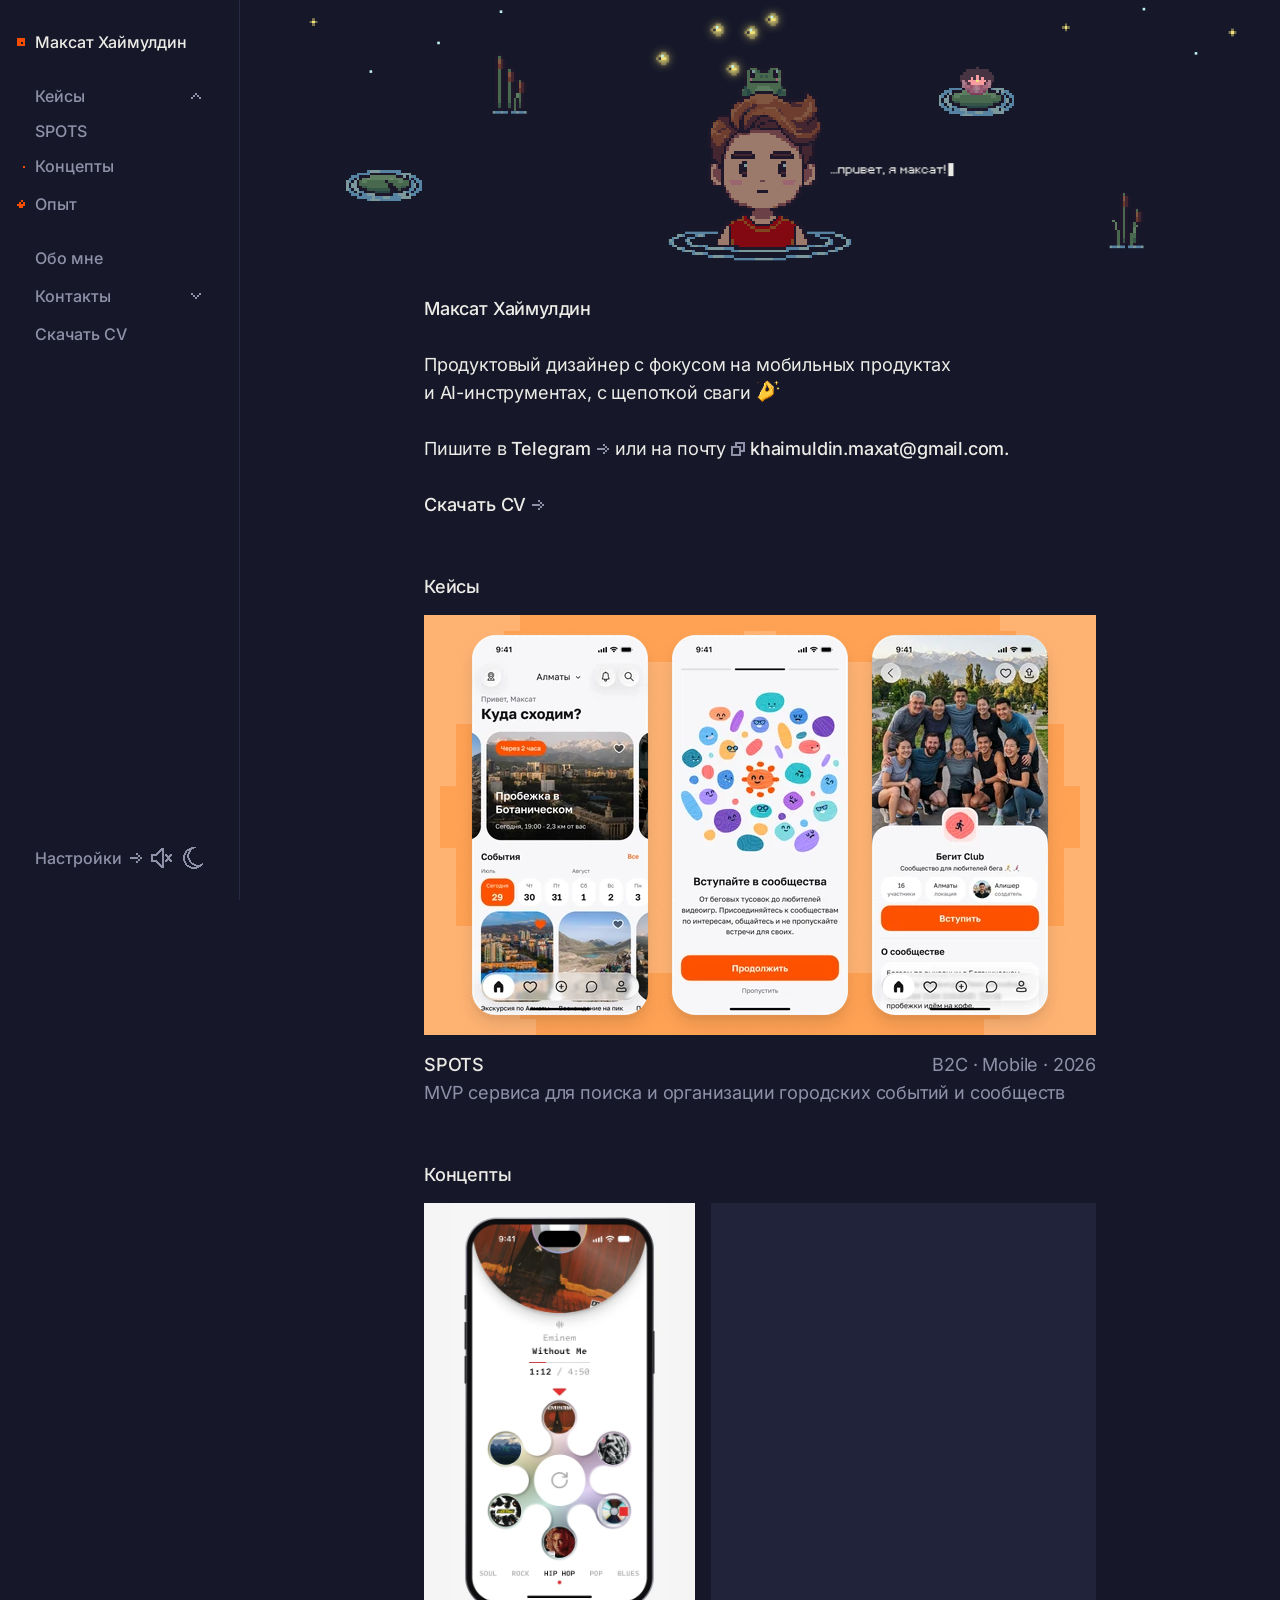
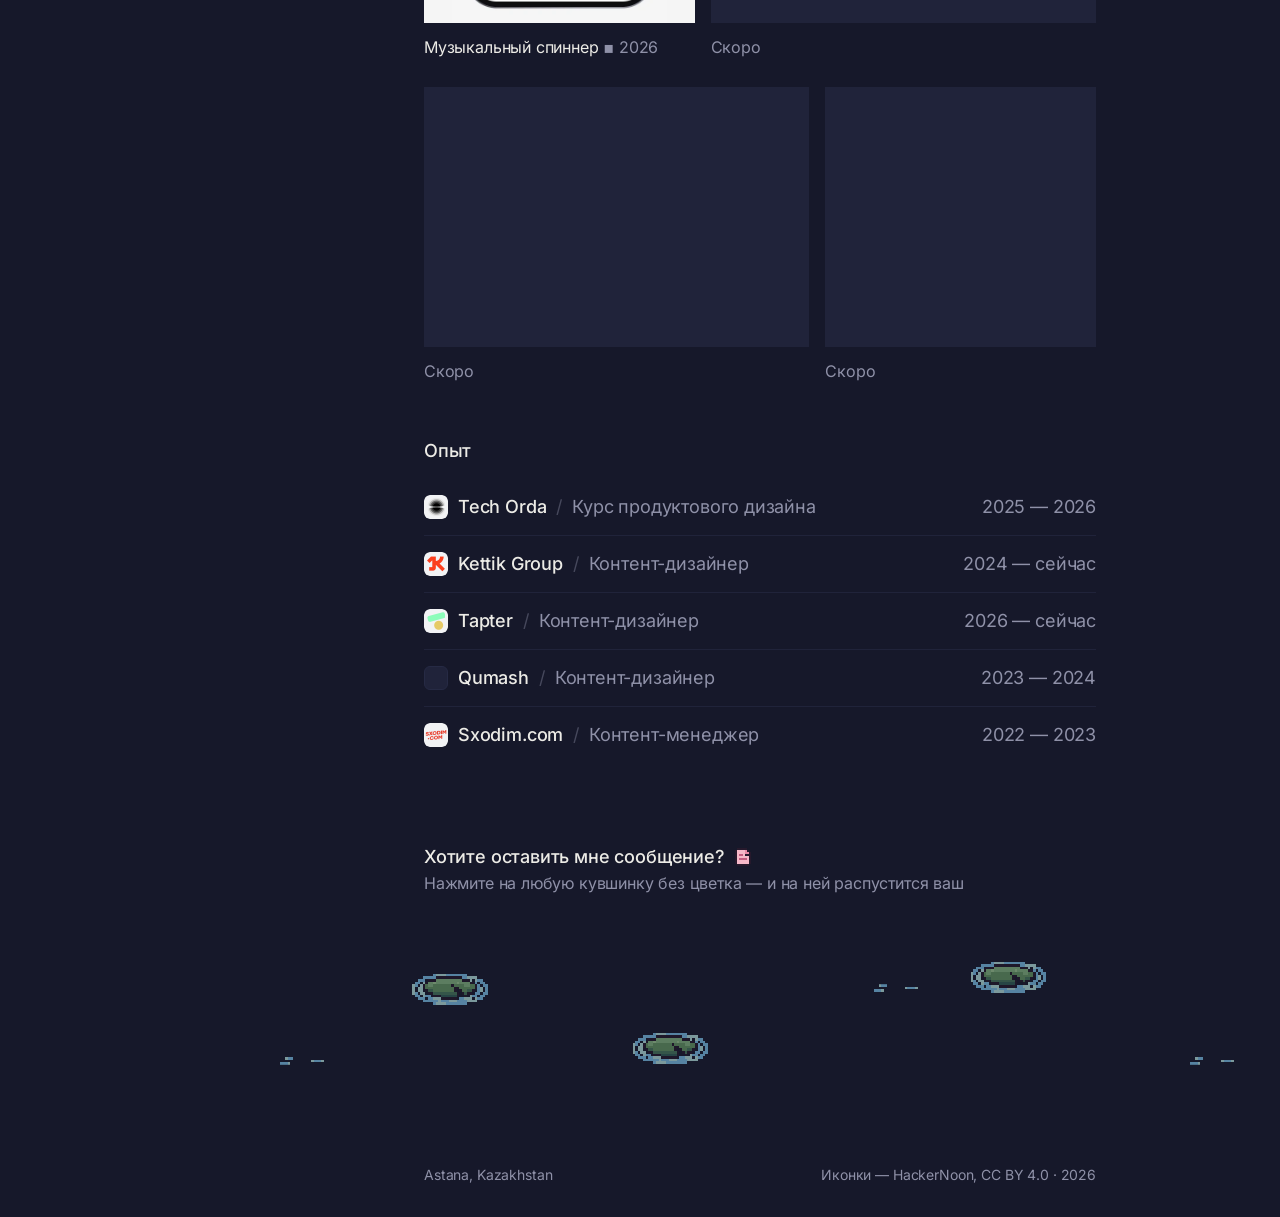
<file: index.html>
<!doctype html>
<html lang="ru">
<head>
  <script>
    // Ночь — тёмная тема по времени устройства (с 20:00 до 6:00). Выбор кнопкой внизу меню запоминается.
    (function () {
      var h = new Date().getHours(), t = null;
      try { t = localStorage.getItem('theme'); } catch (e) {}
      document.documentElement.dataset.theme = t || (h >= 20 || h < 6 ? 'dark' : 'light');
    })();
  </script>
  <meta charset="utf-8">
  <meta name="viewport" content="width=device-width, initial-scale=1">
  <title>Максат Хаймулдин — продуктовый дизайнер</title>
  <meta name="description" content="Продуктовый дизайнер с фокусом на мобильных продуктах и AI-инструментах. Кейс SPOTS, опыт и контакты.">
  <meta name="robots" content="noindex">
  <meta property="og:type" content="website">
  <meta property="og:url" content="https://maxatkhaimuldin.com/">
  <meta property="og:title" content="Максат Хаймулдин — продуктовый дизайнер">
  <meta property="og:description" content="Продуктовый дизайнер с фокусом на мобильных продуктах и AI-инструментах.">
  <meta property="og:image" content="https://maxatkhaimuldin.com/assets/img/og.jpg">
  <link rel="icon" href="assets/icons/favicon.svg" type="image/svg+xml">
  <link rel="icon" href="assets/icons/favicon-32.png" sizes="32x32" type="image/png">
  <link rel="apple-touch-icon" href="assets/icons/apple-touch-icon.png">
  <link rel="preload" href="assets/fonts/inter.woff2" as="font" type="font/woff2" crossorigin>
  <link rel="stylesheet" href="assets/css/site.css?v=202611281432">
</head>
<body>
<div class="layout">

  <aside class="sidebar" aria-label="Меню">
    <div class="sidebar__top">
      <a class="nav-item sidebar__logo" href="./" aria-current="page" data-section="top">Максат Хаймулдин</a>
      <nav class="sidebar__menu" aria-label="Разделы">
        <div class="nav-group">
          <div class="nav-fold">
            <button class="nav-item nav-row nav-toggle--row" type="button" aria-expanded="true" aria-controls="nav-cases" data-section="cases">
              <span>Кейсы</span><svg class="chev" viewBox="0 0 16 16" aria-hidden="true" fill="currentColor"><path d="M5 9H3v2h2zM7 7H5v2h2zM9 5H7v2h2zM11 7H9v2h2zM13 9h-2v2h2z"/></svg>
            </button>
            <ul class="nav-sub" id="nav-cases">
              <li><a class="nav-item nav-item--sub" href="spots/">SPOTS</a></li>
            </ul>
          </div>
          <a class="nav-item" href="#concepts" data-section="concepts">Концепты</a>
          <a class="nav-item" href="#experience" data-section="experience">Опыт</a>
        </div>
        <div class="nav-group">
          <span class="nav-item nav-item--soon" aria-disabled="true" title="Страница скоро появится">Обо мне</span>
          <div class="nav-fold is-closed">
            <button class="nav-item nav-row nav-toggle--row" type="button" aria-expanded="false" aria-controls="nav-contacts">
              <span>Контакты</span><svg class="chev" viewBox="0 0 16 16" aria-hidden="true" fill="currentColor"><path d="M5 9H3v2h2zM7 7H5v2h2zM9 5H7v2h2zM11 7H9v2h2zM13 9h-2v2h2z"/></svg>
            </button>
            <ul class="nav-sub" id="nav-contacts">
              <li><a class="nav-item nav-item--sub" href="https://t.me/mr_chiller312" target="_blank" rel="noopener">Telegram</a></li>
              <li><a class="nav-item nav-item--sub" href="mailto:khaimuldin.maxat@gmail.com">Почта</a></li>
              <li><a class="nav-item nav-item--sub" href="https://www.linkedin.com/in/maxat-khaimuldin/" target="_blank" rel="noopener">LinkedIn</a></li>
            </ul>
          </div>
          <a class="nav-item" href="cv/Maxat-Khaimuldin-CV.pdf" target="_blank" rel="noopener">Скачать CV</a>
        </div>
      </nav>
    </div>
    <div class="sidebar__tools"><span class="sidebar__tools-label">Настройки <svg viewBox="0 0 16 16" aria-hidden="true" fill="currentColor"><path d="M2 7h8v2H2zM8 3h2v2H8zM8 11h2v2H8zM10 5h2v2h-2zM10 9h2v2h-2zM12 7h2v2h-2z"/></svg></span>
      <button class="tool js-sound" type="button" aria-pressed="false" aria-label="Звук" title="Звук"><svg class="tool__ico tool__ico--on" viewBox="0 0 24 24" aria-hidden="true" fill="currentColor"><path fill="currentColor" d="M17 15v-1h-1v-1h1v-2h-1v-1h1V9h1v1h1v4h-1v1z"/><path fill="currentColor" d="M23 10v4h-1v2h-1v1h-1v1h-1v-1h-1v-1h1v-1h1v-1h1v-4h-1V9h-1V8h-1V7h1V6h1v1h1v1h1v2zM11 2v1h-1v1H9v1H8v1H7v1H6v1H1v8h5v1h1v1h1v1h1v1h1v1h1v1h3V2zm1 17h-1v-1h-1v-1H9v-1H8v-1H7v-1H3v-4h4V9h1V8h1V7h1V6h1V5h1z"/></svg><svg class="tool__ico tool__ico--off" viewBox="0 0 24 24" aria-hidden="true" fill="currentColor"><path fill="currentColor" d="M22 8v2h-1v1h-1v2h1v1h1v2h-2v-1h-1v-1h-1v1h-1v1h-2v-2h1v-1h1v-2h-1v-1h-1V8h2v1h1v1h1V9h1V8zM11 2v1h-1v1H9v1H8v1H7v1H6v1H1v8h5v1h1v1h1v1h1v1h1v1h1v1h3V2zm-8 8h4V9h1V8h1V7h1V6h1V5h1v14h-1v-1h-1v-1H9v-1H8v-1H7v-1H3z"/></svg></button>
      <button class="tool js-theme" type="button" aria-label="День и ночь" title="День и ночь"><svg class="tool__ico tool__ico--sun" viewBox="0 0 24 24" aria-hidden="true" fill="currentColor"><path fill="currentColor" d="M4 5H3V4h1V3h1v1h1v1h1v1h1v1H7v1H6V7H5V6H4zm-3 6h5v2H1zm6 6h1v1H7v1H6v1H5v1H4v-1H3v-1h1v-1h1v-1h1v-1h1zm4 1h2v5h-2zm0-17h2v5h-2zm7 10h5v2h-5zm-1-4h-1V6h1V5h1V4h1V3h1v1h1v1h-1v1h-1v1h-1v1h-1zm4 12v1h-1v1h-1v-1h-1v-1h-1v-1h-1v-1h1v-1h1v1h1v1h1v1zm-5-5h1v-4h-1V8h-2V7h-4v1H8v2H7v4h1v2h2v1h4v-1h2zm-1 0h-1v1h-4v-1H9v-4h1V9h4v1h1z"/></svg><svg class="tool__ico tool__ico--moon" viewBox="0 0 24 24" aria-hidden="true" fill="currentColor"><path fill="currentColor" d="M21 17v1h-2v1h-4v-1h-2v-1h-2v-1h-1v-2H9v-2H8V8h1V6h1V4h1V3h2V2h2V1h-5v1H8v1H6v1H5v1H4v2H3v2H2v6h1v2h1v2h1v1h1v1h2v1h2v1h6v-1h2v-1h2v-1h1v-1h1v-2zM8 20v-1H6v-2H5v-2H4V9h1V7h1V5h2v1H7v2H6v4h1v2h1v2h1v1h1v1h1v1h2v1h2v1h-5v-1z"/></svg></button>
    </div>
  </aside>

  <main class="main">
    <div class="scene" aria-hidden="true">
      <div class="stage" data-w="1200" data-h="340">
        <div class="spr hero" style="left:495px;top:75px">
          <img class="hero__head" src="assets/img/px/head-open.png" alt="" width="210" height="225">
          <span class="hero__ripple rip rip--loop"><img src="assets/img/px/ripple-1.png?v=2" alt=""><img src="assets/img/px/ripple-2.png?v=2" alt=""><img src="assets/img/px/ripple-3.png?v=2" alt=""></span>
          <img class="hero__frog" src="assets/img/px/frog-idle.png" alt="" width="57" height="42">
        </div>
        <div class="spr reeds" style="left:292px;top:59px"><img src="assets/img/px/reeds-left.png" alt="" width="39" height="72"><span class="reeds__wave rip"><img src="assets/img/px/reeds-wave-1.png" alt=""><img src="assets/img/px/reeds-wave-2.png" alt=""></span></div>
        <div class="spr reeds" style="left:1003px;top:214px"><img src="assets/img/px/reeds-right.png" alt="" width="39" height="72"><span class="reeds__wave rip"><img src="assets/img/px/reeds-wave-1.png" alt=""><img src="assets/img/px/reeds-wave-2.png" alt=""></span></div>
        <div class="spr lily" style="left:120px;top:184px"><span class="lily__ripple rip rip--loop"><img src="assets/img/px/lily-ripple-1.png?v=2" alt=""><img src="assets/img/px/lily-ripple-2.png?v=2" alt=""><img src="assets/img/px/lily-ripple-3.png?v=2" alt=""></span><img class="lily__body" src="assets/img/px/pad.png" alt="" width="93" height="51"></div>
        <div class="spr lily" style="left:803px;top:86px"><span class="lily__ripple rip rip--loop"><img src="assets/img/px/lily-ripple-1.png?v=2" alt=""><img src="assets/img/px/lily-ripple-2.png?v=2" alt=""><img src="assets/img/px/lily-ripple-3.png?v=2" alt=""></span><img class="lily__body" src="assets/img/px/flower-pink-header.png" alt="" width="93" height="51"></div>
        <span class="spr fly day-only" style="left:531px;top:38px"><img src="assets/img/px/dragonfly1.png" alt="" width="18" height="9"></span>
        <span class="spr fly day-only" style="left:672px;top:9px"><img src="assets/img/px/dragonfly2.png" alt="" width="18" height="9"></span>
        <span class="spr fly day-only" style="left:780px;top:60px"><img src="assets/img/px/dragonfly1.png" alt="" width="18" height="9"></span>
        <img class="spr lily-glow night-only" src="assets/img/px/lily-glow.png" alt="" width="60" height="42" style="left:819px;top:77px">
        <img class="spr star star--big night-only" src="assets/img/px/star-big.png" alt="" width="9" height="9" style="left:81px;top:21px">
        <img class="spr star star--small night-only" src="assets/img/px/star-small.png" alt="" width="3" height="3" style="left:228px;top:48px">
        <img class="spr star star--small night-only" src="assets/img/px/star-small.png" alt="" width="3" height="3" style="left:300px;top:12px">
        <img class="spr star star--big night-only" src="assets/img/px/star-big.png" alt="" width="9" height="9" style="left:948px;top:27px">
        <img class="spr star star--small night-only" src="assets/img/px/star-small.png" alt="" width="3" height="3" style="left:1101px;top:60px">
        <img class="spr star star--small night-only" src="assets/img/px/star-small.png" alt="" width="3" height="3" style="left:1041px;top:9px">
        <img class="spr star star--small night-only" src="assets/img/px/star-small.png" alt="" width="3" height="3" style="left:150px;top:81px">
        <img class="spr star star--big night-only" src="assets/img/px/star-big.png" alt="" width="9" height="9" style="left:1140px;top:33px">
        <span class="spr firefly night-only" style="left:420px;top:6px" data-on="1"><img src="assets/img/px/firefly-on.png" alt="" width="15" height="15"></span>
        <span class="spr firefly night-only" style="left:470px;top:60px" data-on="0"><img src="assets/img/px/firefly-on.png" alt="" width="15" height="15"></span>
        <span class="spr firefly night-only" style="left:600px;top:12px" data-on="1"><img src="assets/img/px/firefly-on.png" alt="" width="15" height="15"></span>
        <span class="spr firefly night-only" style="left:760px;top:30px" data-on="1"><img src="assets/img/px/firefly-on.png" alt="" width="15" height="15"></span>
        <span class="spr firefly night-only" style="left:800px;top:70px" data-on="0"><img src="assets/img/px/firefly-on.png" alt="" width="15" height="15"></span>
        <canvas class="tongue" width="400" height="114"></canvas>
        <div class="spr speech" style="left:681px;top:186px">
          <span class="speech__clip"><svg data-phrase="greet" data-left="681" data-edges="2.2,4.98,7.76,16.4,25.03,33.67,42.31,50.95,59.59,62.37,62.37,75.25,75.25,88.14,96.78,103.95,112.59,121.23,129.87,132.65" data-adv="2.93,5.71,8.49,17.13,25.77,34.41,43.05,51.68,60.32,63.1,67.35,75.99,80.23,88.87,97.51,104.68,113.32,121.96,130.6,133.38" width="135" height="18" viewBox="0 0 135 18" aria-label="...привет, я максат!"><path fill="currentColor" d="M0.732 12.535H2.197V14H0.732ZM3.512 12.535H4.977V14H3.512ZM6.292 12.535H7.757V14H6.292ZM9.071 14V6.676H16.396V14H14.931V8.141H10.536V14ZM17.711 6.676H23.57V8.141H25.035V12.535H23.57V14H19.175V16.93H17.711ZM23.57 8.141H19.175V12.535H23.57ZM32.209 6.676H33.674V14H27.814V12.535H32.209ZM27.814 6.676H26.35V12.535H27.814ZM40.848 6.676H34.989V14H40.848V12.535H36.454V11.07H40.848V9.605H36.454V8.141H40.848ZM40.848 8.141H42.313V9.605H40.848ZM40.848 11.07H42.313V12.535H40.848ZM43.628 8.141H45.093V9.605H49.487V8.141H50.952V11.07H45.093V12.535H43.628ZM45.093 6.676H49.487V8.141H45.093ZM45.093 12.535H50.952V14H45.093ZM52.267 6.676H59.591V8.141H56.661V14H55.196V8.141H52.267ZM60.906 12.535H62.371V15.465H60.906ZM69.395 6.676H75.254V14H73.789V11.07H69.395V9.605H67.93V8.141H69.395ZM69.395 8.141V9.605H73.789V8.141ZM69.395 11.07V14H67.93V11.07ZM80.814 6.676H82.279V8.141H83.743V9.605H82.279V14H80.814ZM85.208 8.141H86.673V6.676H88.138V14H86.673V9.605H85.208ZM83.743 9.605H85.208V11.07H83.743ZM95.312 8.141V9.605H90.918V11.07H95.312V12.535H90.918V14H96.777V8.141ZM95.312 8.141H90.918V6.676H95.312ZM90.918 11.07V12.535H89.453V11.07ZM102.486 6.676H103.951V8.141H102.486ZM102.486 12.535H103.951V14H102.486ZM101.021 11.07H102.486V12.535H101.021ZM101.021 8.141H102.486V9.605H101.021ZM99.557 6.676H98.092V14H99.557V11.07H101.021V9.605H99.557ZM106.731 6.676H111.125V8.141H106.731ZM111.125 8.141H112.59V9.605H111.125ZM111.125 11.07H112.59V12.535H111.125ZM106.731 12.535H111.125V14H106.731ZM106.731 8.141V12.535H105.266V8.141ZM119.764 8.141V9.605H115.37V11.07H119.764V12.535H115.37V14H121.229V8.141ZM119.764 8.141H115.37V6.676H119.764ZM115.37 11.07V12.535H113.905V11.07ZM122.544 6.676H129.868V8.141H126.939V14H125.474V8.141H122.544ZM131.183 3.746H132.648V11.07H131.183ZM131.183 12.535H132.648V14H131.183Z"/></svg><svg data-phrase="dragonflies" data-left="681" data-when="day" data-edges="2.2,5.13,8.06,16.85,28.56,35.89,44.68,53.47,53.47,66.65,75.44,75.44,88.62,97.41,106.2,114.99,122.31,131.1,139.89,148.68,151.61" data-adv="2.93,5.86,8.79,17.58,29.3,36.62,45.41,54.2,58.59,67.38,76.17,80.57,89.36,98.14,106.93,115.72,123.05,131.84,140.62,149.41,152.34" width="154" height="18" viewBox="0 0 154 18" hidden aria-label="...тыкни на стрекозу!"><path fill="currentColor" d="M0.732 12.535H2.197V14H0.732ZM3.662 12.535H5.127V14H3.662ZM6.592 12.535H8.057V14H6.592ZM9.521 6.676H16.846V8.141H13.916V14H12.451V8.141H9.521ZM27.1 6.676H28.564V14H27.1ZM18.311 6.676H19.775V9.605H24.17V11.07H25.635V12.535H24.17V14H18.311ZM24.17 11.07H19.775V12.535H24.17ZM34.424 6.676H35.889V8.141H34.424ZM34.424 12.535H35.889V14H34.424ZM32.959 11.07H34.424V12.535H32.959ZM32.959 8.141H34.424V9.605H32.959ZM31.494 6.676H30.029V14H31.494V11.07H32.959V9.605H31.494ZM37.354 6.676H38.818V9.605H43.213V6.676H44.678V14H43.213V11.07H38.818V14H37.354ZM52.002 6.676H53.467V14H47.607V12.535H52.002ZM47.607 6.676H46.143V12.535H47.607ZM59.326 6.676H60.791V9.605H65.186V6.676H66.65V14H65.186V11.07H60.791V14H59.326ZM73.975 8.141V9.605H69.58V11.07H73.975V12.535H69.58V14H75.439V8.141ZM73.975 8.141H69.58V6.676H73.975ZM69.58 11.07V12.535H68.115V11.07ZM82.764 6.676H87.158V8.141H82.764ZM87.158 8.141H88.623V9.605H87.158ZM87.158 11.07H88.623V12.535H87.158ZM82.764 12.535H87.158V14H82.764ZM82.764 8.141V12.535H81.299V8.141ZM90.088 6.676H97.412V8.141H94.482V14H93.018V8.141H90.088ZM98.877 6.676H104.736V8.141H106.201V12.535H104.736V14H100.342V16.93H98.877ZM104.736 8.141H100.342V12.535H104.736ZM107.666 8.141H109.131V9.605H113.525V8.141H114.99V11.07H109.131V12.535H107.666ZM109.131 6.676H113.525V8.141H109.131ZM109.131 12.535H114.99V14H109.131ZM120.85 6.676H122.314V8.141H120.85ZM120.85 12.535H122.314V14H120.85ZM119.385 11.07H120.85V12.535H119.385ZM119.385 8.141H120.85V9.605H119.385ZM117.92 6.676H116.455V14H117.92V11.07H119.385V9.605H117.92ZM125.244 6.676H129.639V8.141H131.104V12.535H129.639V14H125.244V12.535H123.779V8.141H125.244ZM125.244 8.141V12.535H129.639V8.141ZM132.568 6.676H138.428V8.141H132.568ZM138.428 8.141H139.893V9.605H138.428ZM138.428 11.07H139.893V12.535H138.428ZM132.568 12.535H138.428V14H132.568ZM134.033 9.605H138.428V11.07H134.033ZM147.217 6.676H148.682V15.465H147.217V14H142.822V12.535H147.217ZM141.357 6.676H142.822V12.535H141.357ZM141.357 15.465H147.217V16.93H141.357ZM150.146 3.746H151.611V11.07H150.146ZM150.146 12.535H151.611V14H150.146Z"/></svg><svg data-phrase="fireflies" data-left="677" data-when="night" data-edges="2.2,5.13,8.06,16.85,28.56,35.89,44.68,53.47,53.47,66.65,75.44,75.44,88.62,97.41,106.2,114.99,123.78,132.57,139.89,147.22,156.01,158.94" data-adv="2.93,5.86,8.79,17.58,29.3,36.62,45.41,54.2,58.59,67.38,76.17,80.57,89.36,98.14,106.93,115.72,124.51,133.3,140.62,147.95,156.74,159.67" width="161" height="18" viewBox="0 0 161 18" hidden aria-label="...тыкни на светлячка!"><path fill="currentColor" d="M0.732 12.535H2.197V14H0.732ZM3.662 12.535H5.127V14H3.662ZM6.592 12.535H8.057V14H6.592ZM9.521 6.676H16.846V8.141H13.916V14H12.451V8.141H9.521ZM27.1 6.676H28.564V14H27.1ZM18.311 6.676H19.775V9.605H24.17V11.07H25.635V12.535H24.17V14H18.311ZM24.17 11.07H19.775V12.535H24.17ZM34.424 6.676H35.889V8.141H34.424ZM34.424 12.535H35.889V14H34.424ZM32.959 11.07H34.424V12.535H32.959ZM32.959 8.141H34.424V9.605H32.959ZM31.494 6.676H30.029V14H31.494V11.07H32.959V9.605H31.494ZM37.354 6.676H38.818V9.605H43.213V6.676H44.678V14H43.213V11.07H38.818V14H37.354ZM52.002 6.676H53.467V14H47.607V12.535H52.002ZM47.607 6.676H46.143V12.535H47.607ZM59.326 6.676H60.791V9.605H65.186V6.676H66.65V14H65.186V11.07H60.791V14H59.326ZM73.975 8.141V9.605H69.58V11.07H73.975V12.535H69.58V14H75.439V8.141ZM73.975 8.141H69.58V6.676H73.975ZM69.58 11.07V12.535H68.115V11.07ZM82.764 6.676H87.158V8.141H82.764ZM87.158 8.141H88.623V9.605H87.158ZM87.158 11.07H88.623V12.535H87.158ZM82.764 12.535H87.158V14H82.764ZM82.764 8.141V12.535H81.299V8.141ZM95.947 6.676H90.088V14H95.947V12.535H91.553V11.07H95.947V9.605H91.553V8.141H95.947ZM95.947 8.141H97.412V9.605H95.947ZM95.947 11.07H97.412V12.535H95.947ZM98.877 8.141H100.342V9.605H104.736V8.141H106.201V11.07H100.342V12.535H98.877ZM100.342 6.676H104.736V8.141H100.342ZM100.342 12.535H106.201V14H100.342ZM107.666 6.676H114.99V8.141H112.061V14H110.596V8.141H107.666ZM119.385 6.676H123.779V14H122.314V8.141H119.385ZM116.455 9.605H117.92V14H116.455ZM117.92 8.141H119.385V9.605H117.92ZM126.709 6.676H132.568V14H131.104V11.07H126.709V9.605H125.244V8.141H126.709ZM126.709 8.141V9.605H131.104V8.141ZM126.709 11.07V14H125.244V11.07ZM134.033 6.676H135.498V9.605H134.033ZM138.428 6.676H139.893V14H138.428V11.07H135.498V9.605H138.428ZM145.752 6.676H147.217V8.141H145.752ZM145.752 12.535H147.217V14H145.752ZM144.287 11.07H145.752V12.535H144.287ZM144.287 8.141H145.752V9.605H144.287ZM142.822 6.676H141.357V14H142.822V11.07H144.287V9.605H142.822ZM154.541 8.141V9.605H150.146V11.07H154.541V12.535H150.146V14H156.006V8.141ZM154.541 8.141H150.146V6.676H154.541ZM150.146 11.07V12.535H148.682V11.07ZM157.471 3.746H158.936V11.07H157.471ZM157.471 12.535H158.936V14H157.471Z"/></svg><svg data-phrase="sleepless" data-left="681" data-when="night" data-edges="2.2,5.13,8.06,16.85,25.63,25.63,38.82,47.61,56.4,65.19,73.97,82.76,91.55" data-adv="2.93,5.86,8.79,17.58,26.37,30.76,39.55,48.34,57.13,65.92,74.71,83.5,92.29" width="94" height="18" viewBox="0 0 94 18" hidden aria-label="...не спится?"><path fill="currentColor" d="M0.732 12.535H2.197V14H0.732ZM3.662 12.535H5.127V14H3.662ZM6.592 12.535H8.057V14H6.592ZM9.521 6.676H10.986V9.605H15.381V6.676H16.846V14H15.381V11.07H10.986V14H9.521ZM18.311 8.141H19.775V9.605H24.17V8.141H25.635V11.07H19.775V12.535H18.311ZM19.775 6.676H24.17V8.141H19.775ZM19.775 12.535H25.635V14H19.775ZM32.959 6.676H37.354V8.141H32.959ZM37.354 8.141H38.818V9.605H37.354ZM37.354 11.07H38.818V12.535H37.354ZM32.959 12.535H37.354V14H32.959ZM32.959 8.141V12.535H31.494V8.141ZM40.283 14V6.676H47.607V14H46.143V8.141H41.748V14ZM54.932 6.676H56.396V14H50.537V12.535H54.932ZM50.537 6.676H49.072V12.535H50.537ZM57.861 6.676H65.186V8.141H62.256V14H60.791V8.141H57.861ZM68.115 6.676H72.51V8.141H68.115ZM72.51 8.141H73.975V9.605H72.51ZM72.51 11.07H73.975V12.535H72.51ZM68.115 12.535H72.51V14H68.115ZM68.115 8.141V12.535H66.65V8.141ZM76.904 6.676H82.764V14H81.299V11.07H76.904V9.605H75.439V8.141H76.904ZM76.904 8.141V9.605H81.299V8.141ZM76.904 11.07V14H75.439V11.07ZM84.229 5.211H85.693V6.676H84.229ZM87.158 12.535H88.623V14H87.158ZM87.158 9.605H88.623V11.07H87.158ZM88.623 8.141H90.088V9.605H88.623ZM90.088 5.211H91.553V8.141H90.088ZM90.088 3.746V5.211H85.693V3.746Z"/></svg><svg data-phrase="frog" data-left="681" data-when="catch" data-edges="2.2,5.13,8.06,16.85,25.63,34.42,43.21,52.0,60.79,69.58,72.51,72.51,84.23,93.02,101.81,110.6" data-adv="2.93,5.86,8.79,17.58,26.37,35.16,43.95,52.73,61.52,70.31,73.24,77.64,84.96,93.75,102.54,111.33" width="113" height="18" viewBox="0 0 113 18" hidden aria-label="...наелась, ква?"><path fill="currentColor" d="M0.732 12.535H2.197V14H0.732ZM3.662 12.535H5.127V14H3.662ZM6.592 12.535H8.057V14H6.592ZM9.521 6.676H10.986V9.605H15.381V6.676H16.846V14H15.381V11.07H10.986V14H9.521ZM24.17 8.141V9.605H19.775V11.07H24.17V12.535H19.775V14H25.635V8.141ZM24.17 8.141H19.775V6.676H24.17ZM19.775 11.07V12.535H18.311V11.07ZM27.1 8.141H28.564V9.605H32.959V8.141H34.424V11.07H28.564V12.535H27.1ZM28.564 6.676H32.959V8.141H28.564ZM28.564 12.535H34.424V14H28.564ZM38.818 6.676H43.213V14H41.748V8.141H38.818ZM35.889 9.605H37.354V14H35.889ZM37.354 8.141H38.818V9.605H37.354ZM50.537 8.141V9.605H46.143V11.07H50.537V12.535H46.143V14H52.002V8.141ZM50.537 8.141H46.143V6.676H50.537ZM46.143 11.07V12.535H44.678V11.07ZM54.932 6.676H59.326V8.141H54.932ZM59.326 8.141H60.791V9.605H59.326ZM59.326 11.07H60.791V12.535H59.326ZM54.932 12.535H59.326V14H54.932ZM54.932 8.141V12.535H53.467V8.141ZM62.256 6.676H63.721V9.605H68.115V11.07H69.58V12.535H68.115V14H62.256ZM68.115 11.07H63.721V12.535H68.115ZM71.045 12.535H72.51V15.465H71.045ZM82.764 6.676H84.229V8.141H82.764ZM82.764 12.535H84.229V14H82.764ZM81.299 11.07H82.764V12.535H81.299ZM81.299 8.141H82.764V9.605H81.299ZM79.834 6.676H78.369V14H79.834V11.07H81.299V9.605H79.834ZM91.553 6.676H85.693V14H91.553V12.535H87.158V11.07H91.553V9.605H87.158V8.141H91.553ZM91.553 8.141H93.018V9.605H91.553ZM91.553 11.07H93.018V12.535H91.553ZM100.342 8.141V9.605H95.947V11.07H100.342V12.535H95.947V14H101.807V8.141ZM100.342 8.141H95.947V6.676H100.342ZM95.947 11.07V12.535H94.482V11.07ZM103.271 5.211H104.736V6.676H103.271ZM106.201 12.535H107.666V14H106.201ZM106.201 9.605H107.666V11.07H106.201ZM107.666 8.141H109.131V9.605H107.666ZM109.131 5.211H110.596V8.141H109.131ZM109.131 3.746V5.211H104.736V3.746Z"/></svg></span>
          <span class="speech__cursor"></span>
        </div>
      </div>
    </div>

    <div class="col">
      <section class="intro">
        <h1 class="row__name">Максат Хаймулдин</h1>
        <p>Продуктовый дизайнер с фокусом на мобильных продуктах <br>и AI-инструментах, с щепоткой&nbsp;сваги&nbsp;<img class="sticker" src="assets/img/px/pinch.webp" width="24" height="24" alt=""></p>
        <p class="intro__line">
          <span>Пишите в</span>
          <a class="ilink" href="https://t.me/mr_chiller312" target="_blank" rel="noopener">Telegram
            <svg viewBox="0 0 16 16" aria-hidden="true" fill="currentColor"><path d="M2 7h8v2H2zM8 3h2v2H8zM8 11h2v2H8zM10 5h2v2h-2zM10 9h2v2h-2zM12 7h2v2h-2z"/></svg></a>
          <span>или на почту</span>
          <button class="ilink js-copy" type="button" data-copy="khaimuldin.maxat@gmail.com" title="Скопировать адрес">
            <svg viewBox="0 0 16 16" aria-hidden="true" fill="currentColor"><path d="M5 1h10v2H5zM5 3h2v2H5zM13 3h2v8h-2zM1 5h10v2H1zM1 7h2v8H1zM9 7h2v8H9zM11 9h2v2h-2zM3 13h6v2H3z"/></svg>khaimuldin.maxat@gmail.com.</button>
          <span class="copy-hint" aria-live="polite"></span>
        </p>
        <p><a class="ilink" href="cv/Maxat-Khaimuldin-CV.pdf" target="_blank" rel="noopener">Скачать CV
          <svg viewBox="0 0 16 16" aria-hidden="true" fill="currentColor"><path d="M2 7h8v2H2zM8 3h2v2H8zM8 11h2v2H8zM10 5h2v2h-2zM10 9h2v2h-2zM12 7h2v2h-2z"/></svg></a></p>
      </section>

      <div class="home-sections">
        <section id="cases">
          <h2 class="section-header">Кейсы</h2>
          <div class="cases">
            <a class="case-card" href="spots/">
              <div class="case-card__preview waves" data-colors="#ffb373,#ffa254">
                <canvas class="waves__fx" aria-hidden="true"></canvas>
                <div class="waves__phones">
                  <img class="phone" src="assets/img/v2/phone-main-1x.webp" srcset="assets/img/v2/phone-main-1x.webp 216w, assets/img/v2/phone-main.webp 432w" sizes="(max-width: 720px) 33vw, 216px" alt="Главный экран SPOTS с подборкой событий" width="216" height="420">
                  <img class="phone phone--mid" src="assets/img/v2/phone-onboarding-1x.webp" srcset="assets/img/v2/phone-onboarding-1x.webp 216w, assets/img/v2/phone-onboarding.webp 432w" sizes="(max-width: 720px) 33vw, 216px" alt="Онбординг SPOTS: выбор сообществ" width="216" height="420">
                  <img class="phone" src="assets/img/v2/phone-community-1x.webp" srcset="assets/img/v2/phone-community-1x.webp 216w, assets/img/v2/phone-community.webp 432w" sizes="(max-width: 720px) 33vw, 216px" alt="Страница сообщества в SPOTS" width="216" height="420">
                </div>
              </div>
              <div>
                <p class="case-card__title"><b>SPOTS</b><span class="muted">B2C · Mobile · 2026</span></p>
                <p class="muted">MVP сервиса для поиска и организации городских событий и сообществ</p>
              </div>
            </a>
          </div>
        </section>

        <section id="concepts">
          <h2 class="section-header">Концепты</h2>
          <div class="shots">
            <figure class="shot shot--a">
              <div class="shot__media" style="background:#f5f5f5">
                <video class="js-autoplay" src="assets/img/concepts/spinner.mp4" poster="assets/img/concepts/spinner-poster.webp" width="480" height="940" muted loop playsinline preload="none" aria-label="Концепт музыкального спиннера: выбор альбома по жанру"></video>
              </div>
              <figcaption class="shot__cap">Музыкальный спиннер <span class="muted">▪ 2026</span></figcaption>
            </figure>
            <figure class="shot shot--b shot--empty" aria-hidden="true"><div class="shot__media"></div><figcaption class="shot__cap muted">Скоро</figcaption></figure>
            <figure class="shot shot--c shot--empty" aria-hidden="true"><div class="shot__media"></div><figcaption class="shot__cap muted">Скоро</figcaption></figure>
            <figure class="shot shot--d shot--empty" aria-hidden="true"><div class="shot__media"></div><figcaption class="shot__cap muted">Скоро</figcaption></figure>
          </div>
        </section>

        <section id="experience">
          <h2 class="section-header">Опыт</h2>
          <ul class="rows">
            <li><span class="row__left"><img class="row__logo" src="assets/img/v2/logo-techorda.png" alt="" width="24" height="24"><span class="row__name">Tech Orda</span><span class="row__slash">/</span><span class="muted">Курс продуктового дизайна</span></span><span class="row__meta">2025 — 2026</span></li>
            <li><span class="row__left"><img class="row__logo" src="assets/img/v2/logo-kettik.png" alt="" width="24" height="24"><span class="row__name">Kettik Group</span><span class="row__slash">/</span><span class="muted">Контент-дизайнер</span></span><span class="row__meta">2024 — сейчас</span></li>
            <li><span class="row__left"><img class="row__logo" src="assets/img/v2/logo-tapter.png" alt="" width="24" height="24"><span class="row__name">Tapter</span><span class="row__slash">/</span><span class="muted">Контент-дизайнер</span></span><span class="row__meta">2026 — сейчас</span></li>
            <li><span class="row__left"><span class="row__logo row__logo--empty"></span><span class="row__name">Qumash</span><span class="row__slash">/</span><span class="muted">Контент-дизайнер</span></span><span class="row__meta">2023 — 2024</span></li>
            <li><span class="row__left"><img class="row__logo" src="assets/img/v2/logo-sxodim.png" alt="" width="24" height="24"><span class="row__name">Sxodim.com</span><span class="row__slash">/</span><span class="muted">Контент-менеджер</span></span><span class="row__meta">2022 — 2023</span></li>
          </ul>
        </section>
      </div>
    </div>

    <div class="bottom">
      <section class="pond" aria-labelledby="pond-title">
        <div class="pond__cta col">
          <p class="pond__title" id="pond-title">Хотите оставить мне сообщение? <svg class="pond__paper js-paper" viewBox="0 0 8 9" aria-hidden="true"></svg></p>
          <p class="pond__hint">Нажмите на любую кувшинку без цветка — и на ней распустится ваш</p>
        </div>
        <div class="pond__scene">
          <div class="stage" data-w="1200" data-h="180">
            <span class="spr water" style="left:722px;top:66px;--d:-0.3s" aria-hidden="true"><img src="assets/img/px/water-spot-1.png" alt="" width="75" height="9"><img src="assets/img/px/water-spot-2.png" alt="" width="75" height="9"></span>
            <span class="spr water" style="left:37px;top:150px;--d:-1.1s" aria-hidden="true"><img src="assets/img/px/water-spot-1.png" alt="" width="75" height="9"><img src="assets/img/px/water-spot-2.png" alt="" width="75" height="9"></span>
            <span class="spr water" style="left:1087px;top:150px;--d:-0.7s" aria-hidden="true"><img src="assets/img/px/water-spot-1.png" alt="" width="75" height="9"><img src="assets/img/px/water-spot-2.png" alt="" width="75" height="9"></span>
            <button class="spr lily lily--free" type="button" style="left:196px;top:42px;--d:-0.0s" aria-label="Оставить сообщение" data-free="0">
              <span class="lily__ripple rip rip--loop"><img src="assets/img/px/lily-ripple-1.png?v=2" alt=""><img src="assets/img/px/lily-ripple-2.png?v=2" alt=""><img src="assets/img/px/lily-ripple-3.png?v=2" alt=""></span><img class="lily__body" src="assets/img/px/pad.png" alt="" width="93" height="51"><svg class="lily__paper js-paper" viewBox="0 0 8 9" aria-hidden="true"></svg>
            </button>
            <button class="spr lily lily--free" type="button" style="left:840px;top:28px;--d:-0.5s" aria-label="Оставить сообщение" data-free="1">
              <span class="lily__ripple rip rip--loop"><img src="assets/img/px/lily-ripple-1.png?v=2" alt=""><img src="assets/img/px/lily-ripple-2.png?v=2" alt=""><img src="assets/img/px/lily-ripple-3.png?v=2" alt=""></span><img class="lily__body" src="assets/img/px/pad.png" alt="" width="93" height="51"><svg class="lily__paper js-paper" viewBox="0 0 8 9" aria-hidden="true"></svg>
            </button>
            <button class="spr lily lily--free" type="button" style="left:450px;top:110px;--d:-1.0s" aria-label="Оставить сообщение" data-free="2">
              <span class="lily__ripple rip rip--loop"><img src="assets/img/px/lily-ripple-1.png?v=2" alt=""><img src="assets/img/px/lily-ripple-2.png?v=2" alt=""><img src="assets/img/px/lily-ripple-3.png?v=2" alt=""></span><img class="lily__body" src="assets/img/px/pad.png" alt="" width="93" height="51"><svg class="lily__paper js-paper" viewBox="0 0 8 9" aria-hidden="true"></svg>
            </button>
          </div>
        </div>
        <form class="note note--form letter" id="pond-form" hidden novalidate aria-label="Сообщение">
          <div class="letter__sheet">
            <label class="letter__body">
              <span class="visually-hidden">Текст сообщения</span>
              <textarea name="message" maxlength="140" rows="4" placeholder="привет, максат!" required></textarea>
            </label>
            <label class="letter__sign">
              <span aria-hidden="true">—</span>
              <span class="visually-hidden">Имя</span>
              <input name="name" type="text" maxlength="40" placeholder="подпись" autocomplete="name">
            </label>
            <div class="letter__bar">
              <div class="note__swatches"></div>
              <button class="letter__send" type="submit" aria-label="Отправить"><svg viewBox="0 0 16 16" aria-hidden="true" fill="currentColor"><path d="M2 7h8v2H2zM8 3h2v2H8zM8 11h2v2H8zM10 5h2v2h-2zM10 9h2v2h-2zM12 7h2v2h-2z"/></svg></button>
            </div>
            <p class="note__error" role="alert" hidden></p>
          </div>
          <input class="visually-hidden" type="text" name="_gotcha" tabindex="-1" autocomplete="off" aria-hidden="true">
        </form>
        <div class="note note--read letter" id="pond-note" hidden role="dialog" aria-label="Сообщение"></div>
      </section>
      <footer class="footer col">
        <span>Astana, Kazakhstan</span>
        <span class="footer__right"><a href="https://github.com/hackernoon/pixel-icon-library" target="_blank" rel="noopener">Иконки — HackerNoon</a>, <a href="https://creativecommons.org/licenses/by/4.0/deed.ru" target="_blank" rel="noopener">CC BY 4.0</a> · 2026</span>
      </footer>
    </div>
  </main>

</div>
<script src="assets/js/site.js?v=202611281432"></script>
<script src="assets/js/pond.js?v=202611281432"></script>
<script src="assets/js/waves.js?v=202611281432"></script>
<script src="assets/js/messages.js?v=202611281432"></script>
</body>
</html>
</file>
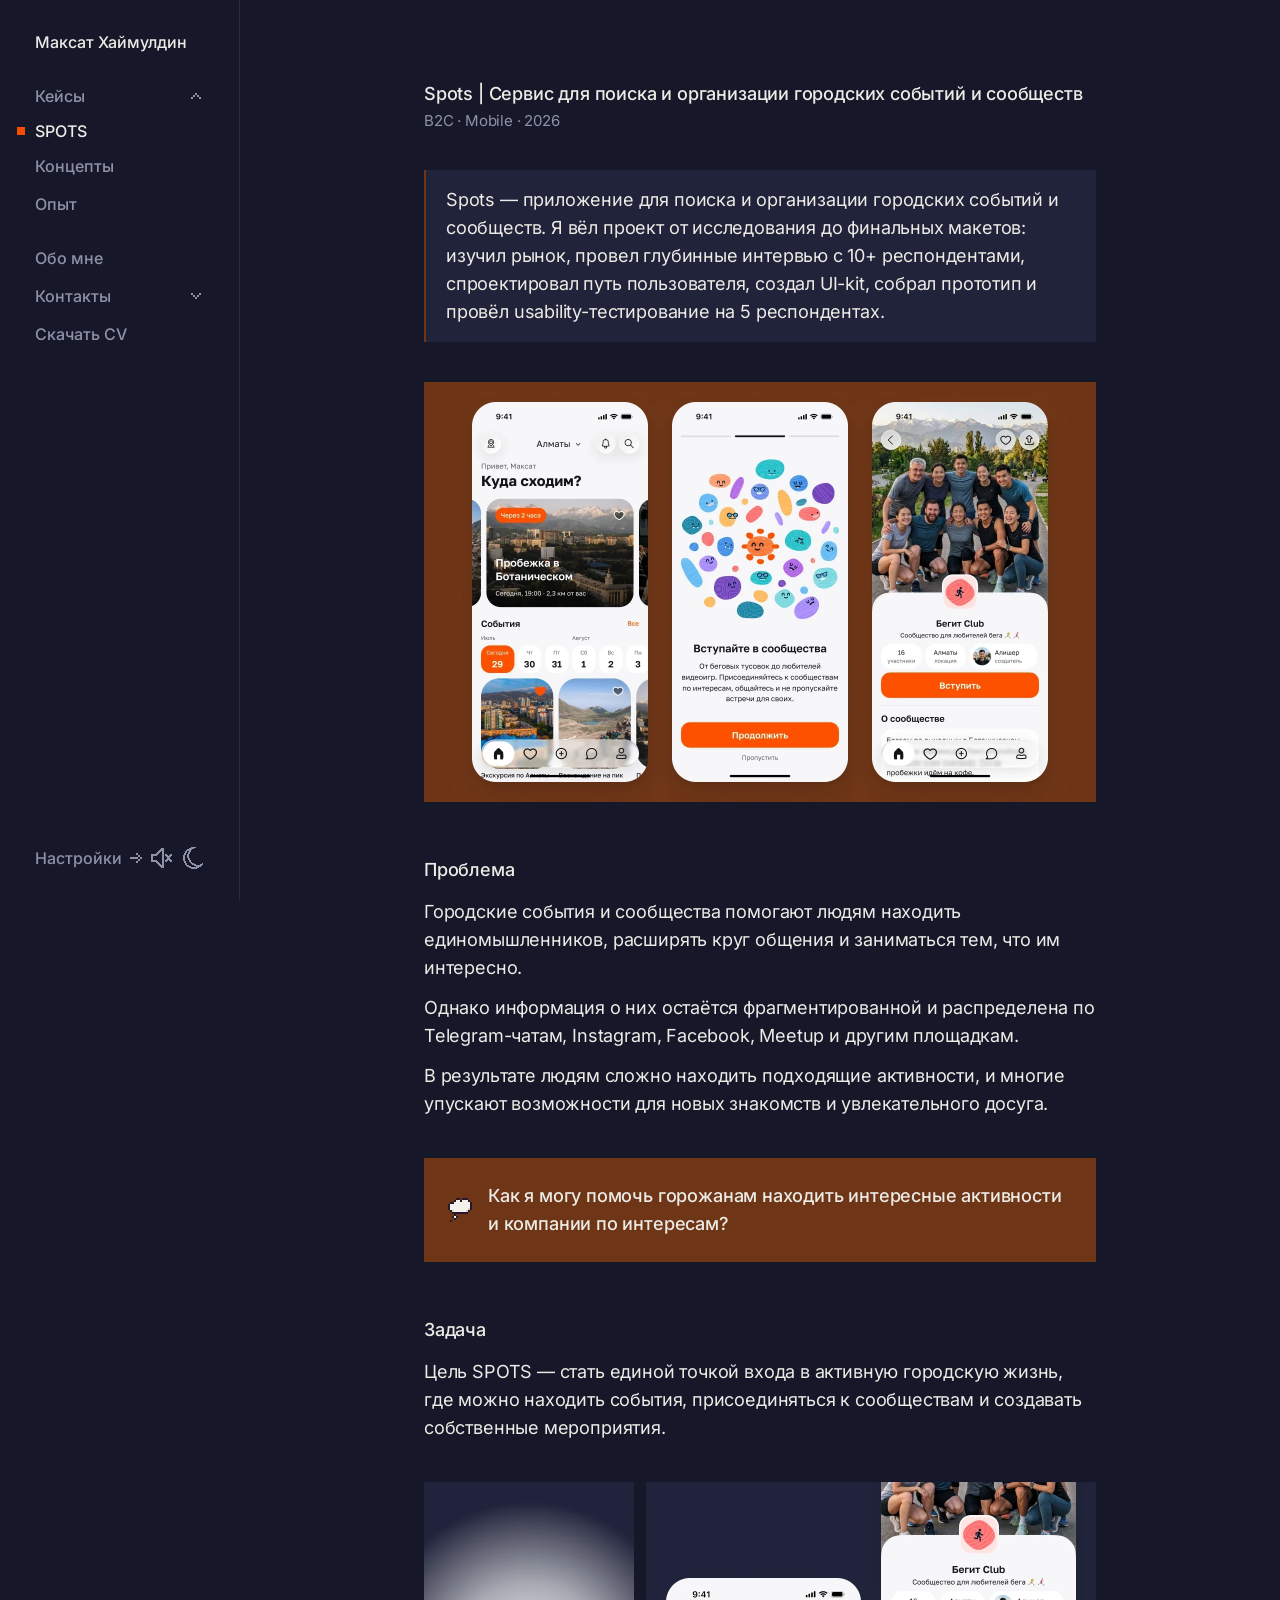
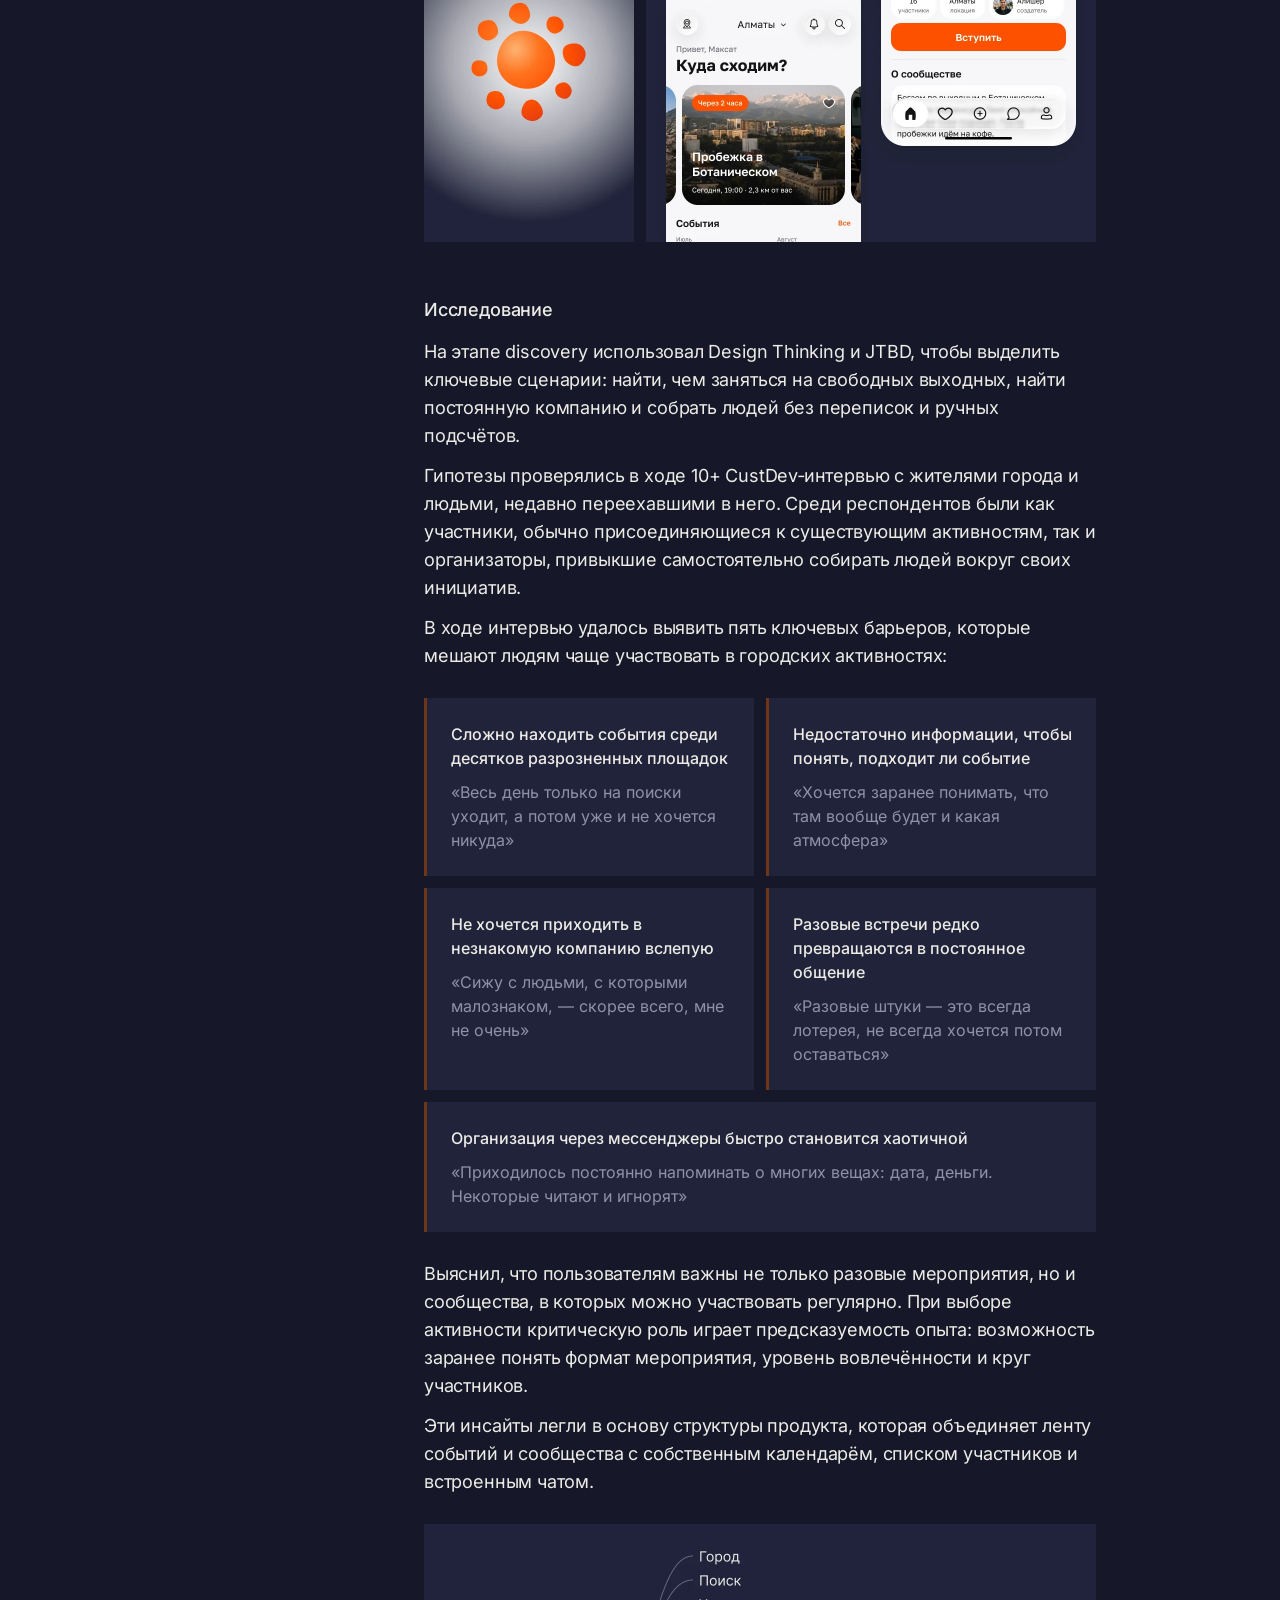
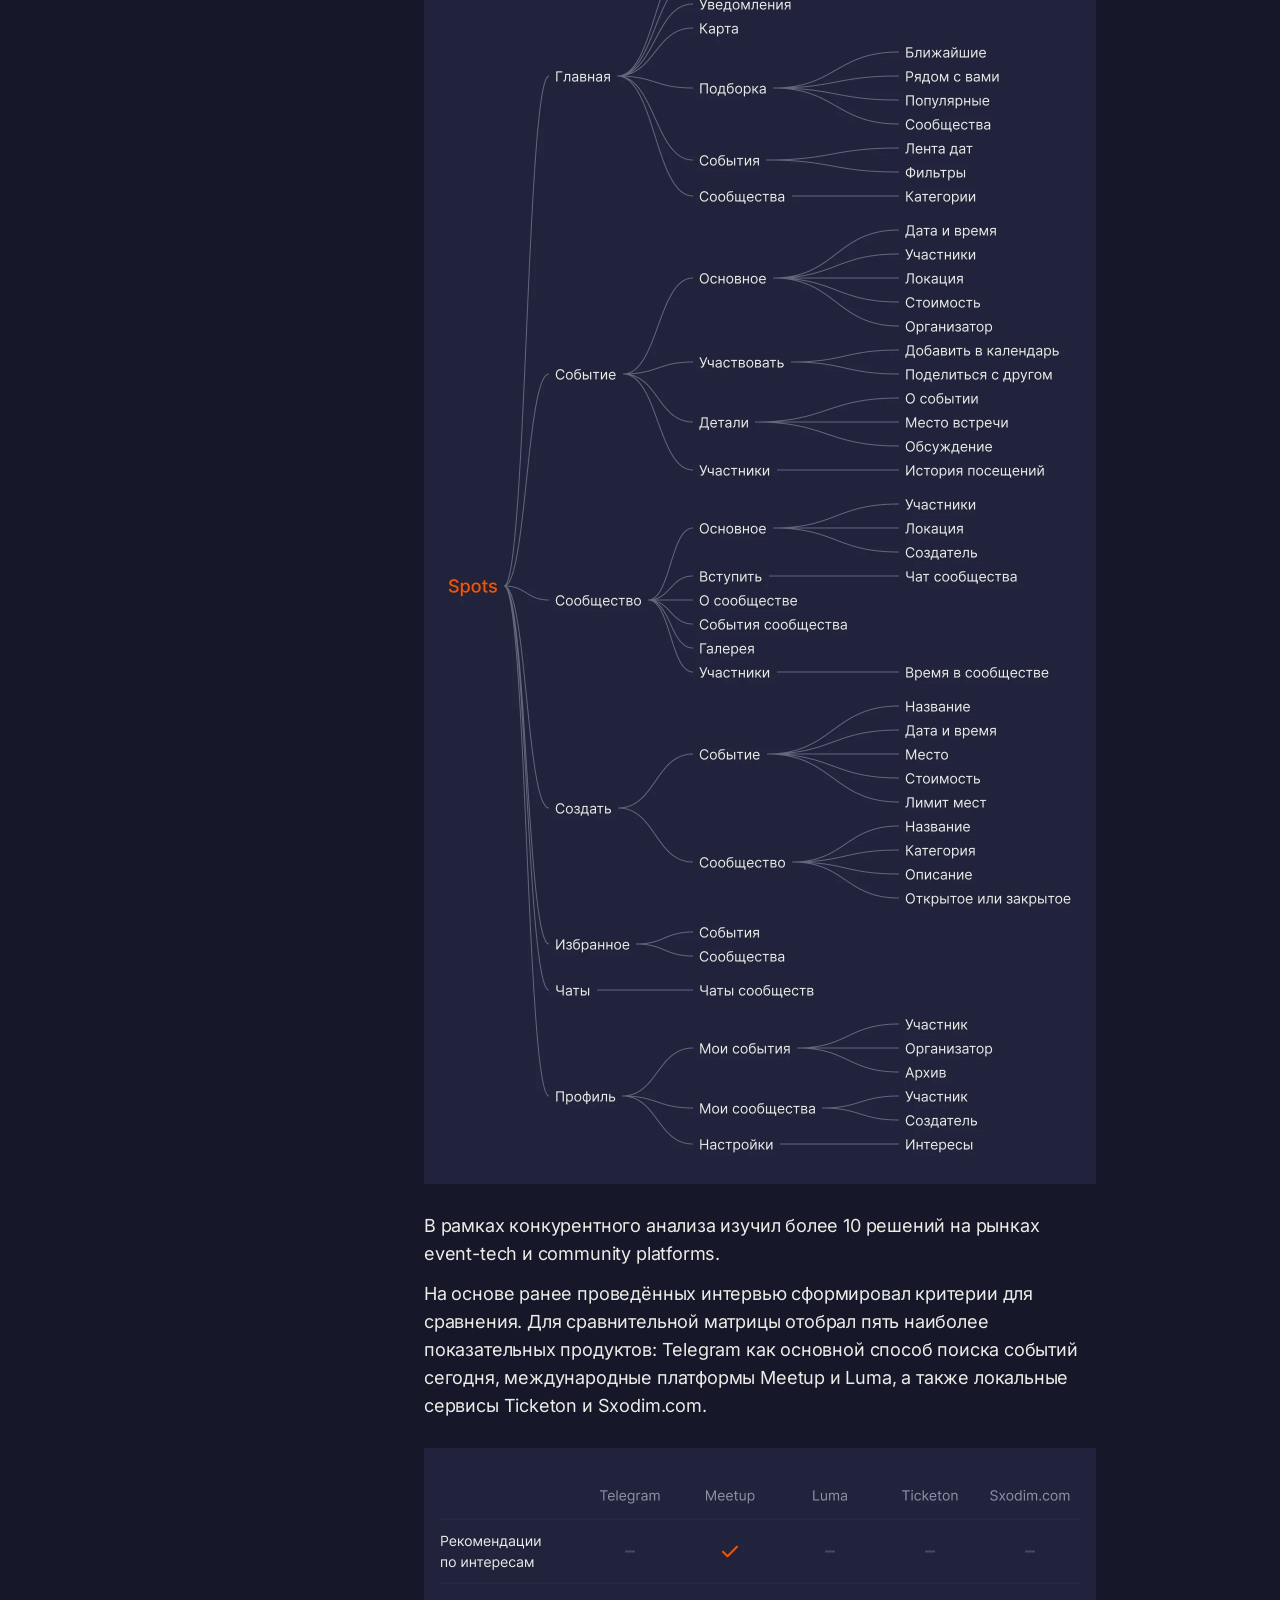
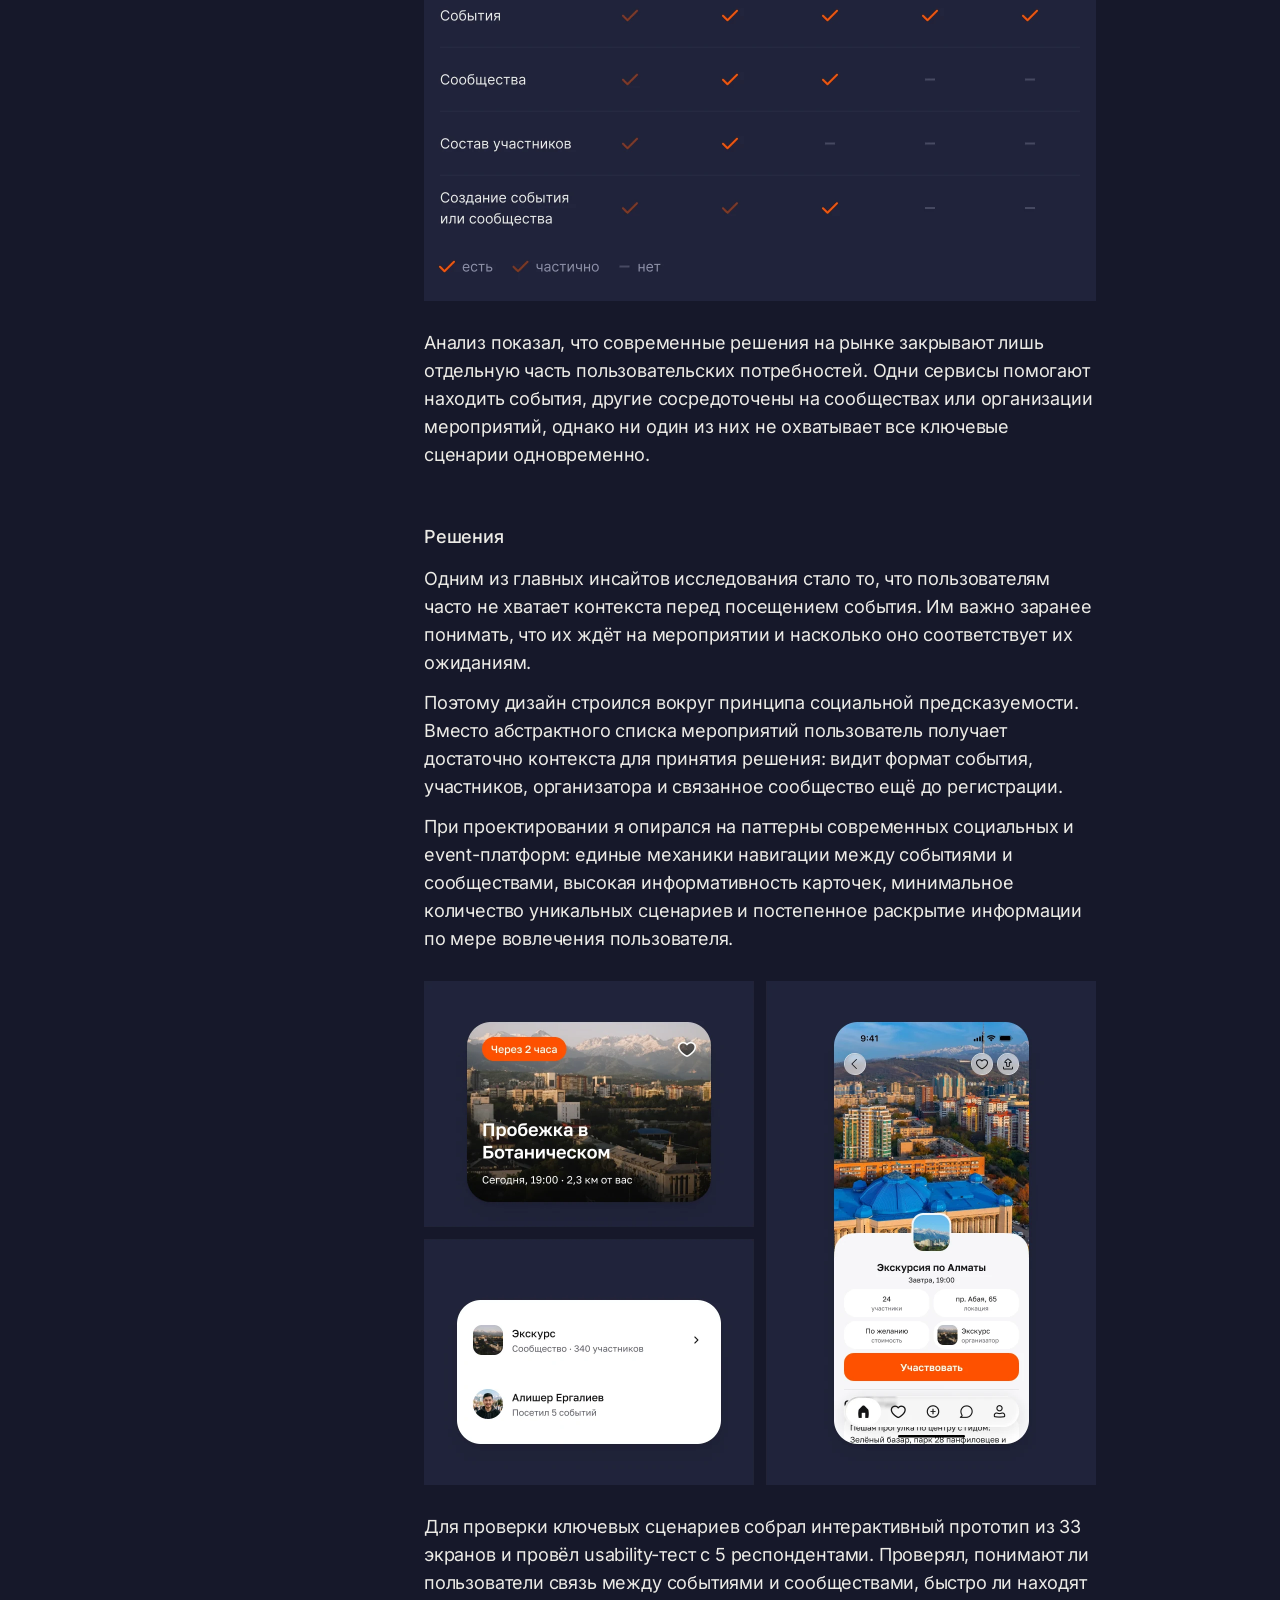
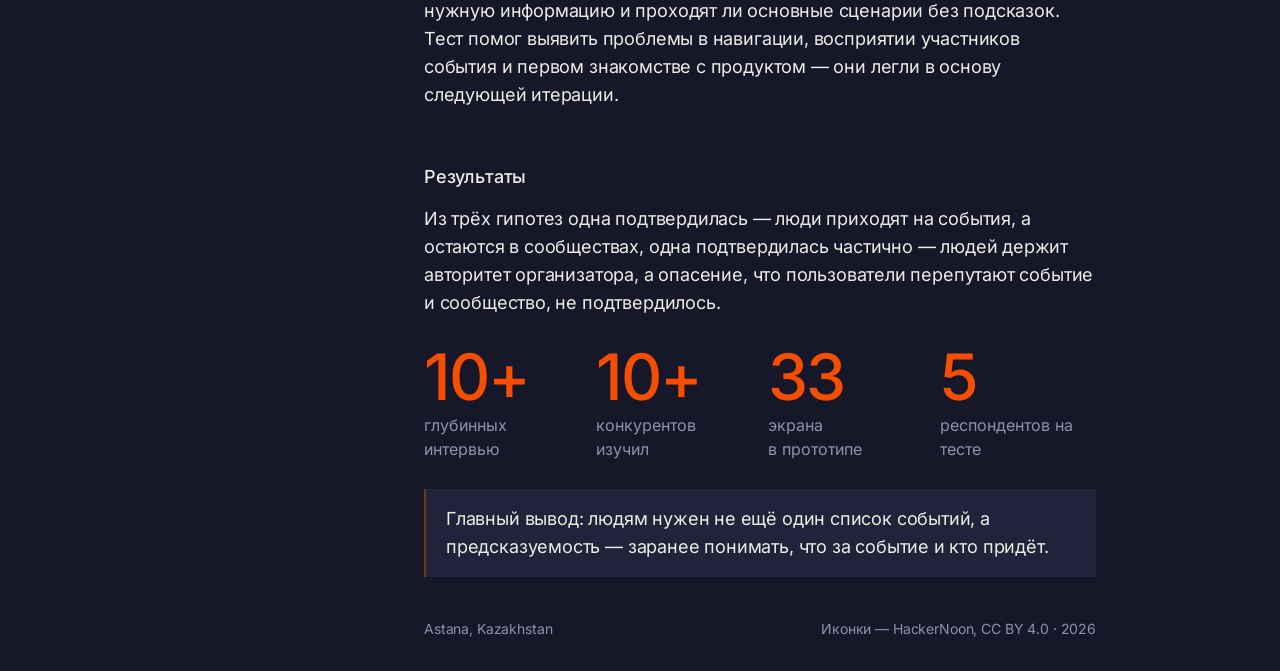
<file: spots/index.html>
<!doctype html>
<html lang="ru">
<head>
  <script>
    // Ночь — тёмная тема по времени устройства (с 20:00 до 6:00). Выбор кнопкой внизу меню запоминается.
    (function () {
      var h = new Date().getHours(), t = null;
      try { t = localStorage.getItem('theme'); } catch (e) {}
      document.documentElement.dataset.theme = t || (h >= 20 || h < 6 ? 'dark' : 'light');
    })();
  </script>
  <meta charset="utf-8">
  <meta name="viewport" content="width=device-width, initial-scale=1">
  <title>SPOTS — кейс Максата Хаймулдина</title>
  <meta name="description" content="SPOTS — сервис для поиска и организации городских событий и сообществ. Кейс от исследования до финальных макетов.">
  <meta name="robots" content="noindex">
  <meta property="og:type" content="article">
  <meta property="og:url" content="https://maxatkhaimuldin.com/spots/">
  <meta property="og:title" content="SPOTS — кейс Максата Хаймулдина">
  <meta property="og:image" content="https://maxatkhaimuldin.com/assets/img/v2/spots-cover-1344.webp">
  <link rel="icon" href="../assets/icons/favicon.svg" type="image/svg+xml">
  <link rel="icon" href="../assets/icons/favicon-32.png" sizes="32x32" type="image/png">
  <link rel="apple-touch-icon" href="../assets/icons/apple-touch-icon.png">
  <link rel="preload" href="../assets/fonts/inter.woff2" as="font" type="font/woff2" crossorigin>
  <link rel="stylesheet" href="../assets/css/site.css?v=202611281432">
</head>
<body>
<div class="layout">

  <aside class="sidebar" aria-label="Меню">
    <div class="sidebar__top">
      <a class="nav-item sidebar__logo" href="../" data-section="top">Максат Хаймулдин</a>
      <nav class="sidebar__menu" aria-label="Разделы">
        <div class="nav-group">
          <div class="nav-fold">
            <button class="nav-item nav-row nav-toggle--row" type="button" aria-expanded="true" aria-controls="nav-cases">
              <span>Кейсы</span><svg class="chev" viewBox="0 0 16 16" aria-hidden="true" fill="currentColor"><path d="M5 9H3v2h2zM7 7H5v2h2zM9 5H7v2h2zM11 7H9v2h2zM13 9h-2v2h2z"/></svg>
            </button>
            <ul class="nav-sub" id="nav-cases">
              <li><a class="nav-item nav-item--sub" href="./" aria-current="page">SPOTS</a></li>
            </ul>
          </div>
          <a class="nav-item" href="../#concepts" data-section="concepts">Концепты</a>
          <a class="nav-item" href="../#experience" data-section="experience">Опыт</a>
        </div>
        <div class="nav-group">
          <span class="nav-item nav-item--soon" aria-disabled="true" title="Страница скоро появится">Обо мне</span>
          <div class="nav-fold is-closed">
            <button class="nav-item nav-row nav-toggle--row" type="button" aria-expanded="false" aria-controls="nav-contacts">
              <span>Контакты</span><svg class="chev" viewBox="0 0 16 16" aria-hidden="true" fill="currentColor"><path d="M5 9H3v2h2zM7 7H5v2h2zM9 5H7v2h2zM11 7H9v2h2zM13 9h-2v2h2z"/></svg>
            </button>
            <ul class="nav-sub" id="nav-contacts">
              <li><a class="nav-item nav-item--sub" href="https://t.me/mr_chiller312" target="_blank" rel="noopener">Telegram</a></li>
              <li><a class="nav-item nav-item--sub" href="mailto:khaimuldin.maxat@gmail.com">Почта</a></li>
              <li><a class="nav-item nav-item--sub" href="https://www.linkedin.com/in/maxat-khaimuldin/" target="_blank" rel="noopener">LinkedIn</a></li>
            </ul>
          </div>
          <a class="nav-item" href="../cv/Maxat-Khaimuldin-CV.pdf" target="_blank" rel="noopener">Скачать CV</a>
        </div>
      </nav>
    </div>
    <div class="sidebar__tools"><span class="sidebar__tools-label">Настройки <svg viewBox="0 0 16 16" aria-hidden="true" fill="currentColor"><path d="M2 7h8v2H2zM8 3h2v2H8zM8 11h2v2H8zM10 5h2v2h-2zM10 9h2v2h-2zM12 7h2v2h-2z"/></svg></span>
      <button class="tool js-sound" type="button" aria-pressed="false" aria-label="Звук" title="Звук"><svg class="tool__ico tool__ico--on" viewBox="0 0 24 24" aria-hidden="true" fill="currentColor"><path fill="currentColor" d="M17 15v-1h-1v-1h1v-2h-1v-1h1V9h1v1h1v4h-1v1z"/><path fill="currentColor" d="M23 10v4h-1v2h-1v1h-1v1h-1v-1h-1v-1h1v-1h1v-1h1v-4h-1V9h-1V8h-1V7h1V6h1v1h1v1h1v2zM11 2v1h-1v1H9v1H8v1H7v1H6v1H1v8h5v1h1v1h1v1h1v1h1v1h1v1h3V2zm1 17h-1v-1h-1v-1H9v-1H8v-1H7v-1H3v-4h4V9h1V8h1V7h1V6h1V5h1z"/></svg><svg class="tool__ico tool__ico--off" viewBox="0 0 24 24" aria-hidden="true" fill="currentColor"><path fill="currentColor" d="M22 8v2h-1v1h-1v2h1v1h1v2h-2v-1h-1v-1h-1v1h-1v1h-2v-2h1v-1h1v-2h-1v-1h-1V8h2v1h1v1h1V9h1V8zM11 2v1h-1v1H9v1H8v1H7v1H6v1H1v8h5v1h1v1h1v1h1v1h1v1h1v1h3V2zm-8 8h4V9h1V8h1V7h1V6h1V5h1v14h-1v-1h-1v-1H9v-1H8v-1H7v-1H3z"/></svg></button>
      <button class="tool js-theme" type="button" aria-label="День и ночь" title="День и ночь"><svg class="tool__ico tool__ico--sun" viewBox="0 0 24 24" aria-hidden="true" fill="currentColor"><path fill="currentColor" d="M4 5H3V4h1V3h1v1h1v1h1v1h1v1H7v1H6V7H5V6H4zm-3 6h5v2H1zm6 6h1v1H7v1H6v1H5v1H4v-1H3v-1h1v-1h1v-1h1v-1h1zm4 1h2v5h-2zm0-17h2v5h-2zm7 10h5v2h-5zm-1-4h-1V6h1V5h1V4h1V3h1v1h1v1h-1v1h-1v1h-1v1h-1zm4 12v1h-1v1h-1v-1h-1v-1h-1v-1h-1v-1h1v-1h1v1h1v1h1v1zm-5-5h1v-4h-1V8h-2V7h-4v1H8v2H7v4h1v2h2v1h4v-1h2zm-1 0h-1v1h-4v-1H9v-4h1V9h4v1h1z"/></svg><svg class="tool__ico tool__ico--moon" viewBox="0 0 24 24" aria-hidden="true" fill="currentColor"><path fill="currentColor" d="M21 17v1h-2v1h-4v-1h-2v-1h-2v-1h-1v-2H9v-2H8V8h1V6h1V4h1V3h2V2h2V1h-5v1H8v1H6v1H5v1H4v2H3v2H2v6h1v2h1v2h1v1h1v1h2v1h2v1h6v-1h2v-1h2v-1h1v-1h1v-2zM8 20v-1H6v-2H5v-2H4V9h1V7h1V5h2v1H7v2H6v4h1v2h1v2h1v1h1v1h1v1h2v1h2v1h-5v-1z"/></svg></button>
    </div>
  </aside>

  <main class="main">
    <article class="col case">

      <header class="case-head">
        <h1 class="case-head__title">Spots | Сервис для поиска и организации городских событий и сообществ</h1>
        <p class="case-head__meta">B2C · Mobile · 2026</p>
      </header>

      <p class="callout">Spots — приложение для поиска и организации городских событий и сообществ. Я вёл проект от исследования до финальных макетов: изучил рынок, провел глубинные интервью с 10+ респондентами, спроектировал путь пользователя, создал UI-kit, собрал прототип и провёл usability-тестирование на 5 респондентах.</p>

      <img class="case-img only-light" src="../assets/img/v2/spots-cover-1344.webp" alt="Три экрана приложения SPOTS: главная, онбординг и страница сообщества" width="672" height="420">
      <img class="case-img only-dark" loading="lazy" src="../assets/img/v2/spots-cover-1344-dark.webp" alt="Три экрана приложения SPOTS: главная, онбординг и страница сообщества" width="672" height="420">

      <section>
        <h2 class="section-header">Проблема</h2>
        <div class="text">
          <p>Городские события и сообщества помогают людям находить единомышленников, расширять круг общения и заниматься тем, что им интересно.</p>
          <p>Однако информация о них остаётся фрагментированной и распределена по Telegram-чатам, Instagram, Facebook, Meetup и другим площадкам.</p>
          <p>В результате людям сложно находить подходящие активности, и многие упускают возможности для новых знакомств и увлекательного досуга.</p>
        </div>
      </section>

      <p class="question">
        <svg viewBox="0 0 24 28" aria-hidden="true" shape-rendering="crispEdges"><path d="M8 22H6V20H8V22Z" fill="#F4F1EA"/><path d="M12 6H14V4H20V6H22V12H20V14H18V16H6V14H2V8H6V6H8V4H12V6Z" fill="#F4F1EA"/><path d="M6 16H4V14H6V16Z" fill="#D9D2C3"/><path d="M20 16H18V14H20V16Z" fill="#D9D2C3"/><path d="M22 14H20V12H22V14Z" fill="#D9D2C3"/><path d="M4 26H2V24H4V26Z" fill="#26192C"/><path d="M8 24H6V22H8V24Z" fill="#26192C"/><path d="M6 22H4V20H6V22Z" fill="#26192C"/><path d="M10 22H8V20H10V22Z" fill="#26192C"/><path d="M20 18H8V20H6V18H4V16H20V18Z" fill="#26192C"/><path d="M4 16H2V14H4V16Z" fill="#26192C"/><path d="M22 16H20V14H22V16Z" fill="#26192C"/><path d="M2 14H0V8H2V14Z" fill="#26192C"/><path d="M24 14H22V6H24V14Z" fill="#26192C"/><path d="M6 8H2V6H6V8Z" fill="#26192C"/><path d="M8 6H6V4H8V6Z" fill="#26192C"/><path d="M14 6H12V4H14V6Z" fill="#26192C"/><path d="M22 6H20V4H22V6Z" fill="#26192C"/><path d="M12 4H8V2H12V4Z" fill="#26192C"/><path d="M20 4H14V2H20V4Z" fill="#26192C"/></svg>
        <span>Как я могу помочь горожанам находить интересные активности и компании по интересам?</span>
      </p>

      <section>
        <h2 class="section-header">Задача</h2>
        <p>Цель SPOTS — стать единой точкой входа в активную городскую жизнь, где можно находить события, присоединяться к сообществам и создавать собственные мероприятия.</p>
      </section>

      <img class="case-img only-light" loading="lazy" src="../assets/img/v2/spots-visual.webp" alt="Логотип SPOTS и два экрана приложения: главная и страница сообщества" width="672" height="360" loading="lazy">
      <img class="case-img only-dark" loading="lazy" src="../assets/img/v2/spots-visual-dark.webp" alt="Логотип SPOTS и два экрана приложения: главная и страница сообщества" width="672" height="360" loading="lazy">

      <section>
        <h2 class="section-header">Исследование</h2>
        <div class="case-section__body">
          <div class="text">
            <p>На этапе discovery использовал Design Thinking и JTBD, чтобы выделить ключевые сценарии: найти, чем заняться на свободных выходных, найти постоянную компанию и собрать людей без переписок и ручных подсчётов.</p>
            <p>Гипотезы проверялись в ходе 10+ CustDev‑интервью с жителями города и людьми, недавно переехавшими в него. Среди респондентов были как участники, обычно присоединяющиеся к существующим активностям, так и организаторы, привыкшие самостоятельно собирать людей вокруг своих инициатив.</p>
            <p>В ходе интервью удалось выявить пять ключевых барьеров, которые мешают людям чаще участвовать в городских активностях:</p>
          </div>

          <div class="quotes">
            <div class="quotes__row">
              <div class="quote"><b>Сложно находить события среди десятков разрозненных площадок</b><p>«Весь день только на поиски уходит, а потом уже и не хочется никуда»</p></div>
              <div class="quote"><b>Недостаточно информации, чтобы понять, подходит ли событие</b><p>«Хочется заранее понимать, что там вообще будет и какая атмосфера»</p></div>
            </div>
            <div class="quotes__row">
              <div class="quote"><b>Не хочется приходить в незнакомую компанию вслепую</b><p>«Сижу с людьми, с которыми малознаком, — скорее всего, мне не очень»</p></div>
              <div class="quote"><b>Разовые встречи редко превращаются в постоянное общение</b><p>«Разовые штуки — это всегда лотерея, не всегда хочется потом оставаться»</p></div>
            </div>
            <div class="quotes__row">
              <div class="quote"><b>Организация через мессенджеры быстро становится хаотичной</b><p>«Приходилось постоянно напоминать о многих вещах: дата, деньги. Некоторые читают и игнорят»</p></div>
            </div>
          </div>

          <div class="text">
            <p>Выяснил, что пользователям важны не только разовые мероприятия, но и сообщества, в которых можно участвовать регулярно. При выборе активности критическую роль играет предсказуемость опыта: возможность заранее понять формат мероприятия, уровень вовлечённости и круг участников.</p>
            <p>Эти инсайты легли в основу структуры продукта, которая объединяет ленту событий и сообщества с собственным календарём, списком участников и встроенным чатом.</p>
          </div>

          <img class="case-img only-light" loading="lazy" src="../assets/img/v2/spots-ia-map.webp" alt="Информационная архитектура SPOTS: главная, событие, сообщество, создание, избранное, чаты и профиль" width="672" height="1260" loading="lazy">
      <img class="case-img only-dark" loading="lazy" src="../assets/img/v2/spots-ia-map-dark.webp" alt="Информационная архитектура SPOTS: главная, событие, сообщество, создание, избранное, чаты и профиль" width="672" height="1260" loading="lazy">

          <div class="text">
            <p>В рамках конкурентного анализа изучил более 10 решений на рынках event-tech и community platforms.</p>
            <p>На основе ранее проведённых интервью сформировал критерии для сравнения. Для сравнительной матрицы отобрал пять наиболее показательных продуктов: Telegram как основной способ поиска событий сегодня, международные платформы Meetup и Luma, а также локальные сервисы Ticketon и Sxodim.com.</p>
          </div>

          <img class="case-img only-light" loading="lazy" src="../assets/img/v2/spots-comparison.webp" alt="Сравнение Telegram, Meetup, Luma, Ticketon и Sxodim.com по рекомендациям, событиям, сообществам, составу участников и созданию событий" width="672" height="453" loading="lazy">
      <img class="case-img only-dark" loading="lazy" src="../assets/img/v2/spots-comparison-dark.webp" alt="Сравнение Telegram, Meetup, Luma, Ticketon и Sxodim.com по рекомендациям, событиям, сообществам, составу участников и созданию событий" width="672" height="453" loading="lazy">

          <p>Анализ показал, что современные решения на рынке закрывают лишь отдельную часть пользовательских потребностей. Одни сервисы помогают находить события, другие сосредоточены на сообществах или организации мероприятий, однако ни один из них не охватывает все ключевые сценарии одновременно.</p>
        </div>
      </section>

      <section>
        <h2 class="section-header">Решения</h2>
        <div class="case-section__body">
          <div class="text">
            <p>Одним из главных инсайтов исследования стало то, что пользователям часто не хватает контекста перед посещением события. Им важно заранее понимать, что их ждёт на мероприятии и насколько оно соответствует их ожиданиям.</p>
            <p>Поэтому дизайн строился вокруг принципа социальной предсказуемости. Вместо абстрактного списка мероприятий пользователь получает достаточно контекста для принятия решения: видит формат события, участников, организатора и связанное сообщество ещё до регистрации.</p>
            <p>При проектировании я опирался на паттерны современных социальных и event-платформ: единые механики навигации между событиями и сообществами, высокая информативность карточек, минимальное количество уникальных сценариев и постепенное раскрытие информации по мере вовлечения пользователя.</p>
          </div>
          <img class="case-img only-light" loading="lazy" src="../assets/img/v2/spots-solutions.webp" alt="Карточка события, карточка участников и экран события с форматом, участниками и организатором" width="672" height="504" loading="lazy">
      <img class="case-img only-dark" loading="lazy" src="../assets/img/v2/spots-solutions-dark.webp" alt="Карточка события, карточка участников и экран события с форматом, участниками и организатором" width="672" height="504" loading="lazy">
          <p>Для проверки ключевых сценариев собрал интерактивный прототип из 33 экранов и провёл usability-тест с 5 респондентами. Проверял, понимают ли пользователи связь между событиями и сообществами, быстро ли находят нужную информацию и проходят ли основные сценарии без подсказок. Тест помог выявить проблемы в навигации, восприятии участников события и первом знакомстве с продуктом — они легли в основу следующей итерации.</p>
        </div>
      </section>

      <section>
        <h2 class="section-header">Результаты</h2>
        <div class="case-section__body">
          <p>Из трёх гипотез одна подтвердилась — люди приходят на события, а остаются в сообществах, одна подтвердилась частично — людей держит авторитет организатора, а опасение, что пользователи перепутают событие и сообщество, не подтвердилось.</p>
          <div class="stats">
            <p class="stat"><b>10+</b><span>глубинных интервью</span></p>
            <p class="stat"><b>10+</b><span>конкурентов изучил</span></p>
            <p class="stat"><b>33</b><span>экрана<br>в прототипе</span></p>
            <p class="stat"><b>5</b><span>респондентов на тесте</span></p>
          </div>
          <p class="callout">Главный вывод: людям нужен не ещё один список событий, а предсказуемость — заранее понимать, что за событие и кто придёт.</p>
        </div>
      </section>

    </article>

    <div class="bottom">
      <footer class="footer col">
        <span>Astana, Kazakhstan</span>
        <span class="footer__right"><a href="https://github.com/hackernoon/pixel-icon-library" target="_blank" rel="noopener">Иконки — HackerNoon</a>, <a href="https://creativecommons.org/licenses/by/4.0/deed.ru" target="_blank" rel="noopener">CC BY 4.0</a> · 2026</span>
      </footer>
    </div>
  </main>

</div>
<script src="../assets/js/site.js?v=202611281432"></script>
</body>
</html>
</file>
<file: assets/css/site.css>
/* Maxat Khaimuldin — сайт-портфолио, версия 2.
   Значения из макета в Figma (файл «Сайт-портфолио 10.0»): десктоп 1440, боковое меню 240,
   колонка контента 672 по центру области 1200. Цвета — переменные коллекции Portfolio. */

@font-face {
  font-family: "Inter";
  src: url("../fonts/inter.woff2") format("woff2");
  font-weight: 400 600;
  font-style: normal;
  font-display: swap;
}
/* GNF (Nytrock, freeware) — только в письме у пруда. Латиница и кириллица, 15 px = сетка шрифта. */
@font-face {
  font-family: "GNF";
  src: url("../fonts/gnf.woff2") format("woff2");
  font-display: swap;
}

:root {
  --text: #151513;
  --text-2: #7d7d75;
  --bg: #ffffff;
  --subtle: #f2f3f5;
  --border: #ecece7;
  --spots: #ffb373;
  --accent: #f54e00;

  --sidebar: 240px;
  --main: 1200px;
  --col: 672px;

  --f: "Inter", system-ui, -apple-system, sans-serif;
  --ease: cubic-bezier(.2, .7, .2, 1);
}

/* Ночь: режим Dark коллекции Portfolio в Figma */
html[data-theme="dark"] {
  --text: #ecebe6;
  --text-2: #8f91a8;
  --bg: #16182a;
  --subtle: #20233a;
  --border: #262a44;
  --spots: #6e3516;
  color-scheme: dark;
}
html[data-theme="dark"] .only-light, html:not([data-theme="dark"]) .only-dark { display: none !important; }

*, *::before, *::after { box-sizing: border-box; }
html { scroll-behavior: smooth; }
@media (prefers-reduced-motion: reduce) { html { scroll-behavior: auto; } }
html { -webkit-text-size-adjust: 100%; }
body {
  margin: 0;
  font-family: var(--f);
  font-size: 18px;
  line-height: 28px;
  letter-spacing: -0.01em;
  color: var(--text);
  background: var(--bg);
  -webkit-font-smoothing: antialiased;
  text-rendering: optimizeLegibility;
}
img { display: block; max-width: 100%; height: auto; }
a { color: inherit; text-decoration: none; }
p, h1, h2, h3 { margin: 0; }
h1, h2, h3 { font-size: inherit; font-weight: 500; }
ul { margin: 0; padding: 0; list-style: none; }
button { font: inherit; color: inherit; background: none; border: 0; padding: 0; cursor: pointer; letter-spacing: inherit; }
:focus-visible { outline: 2px solid var(--text); outline-offset: 3px; }
.visually-hidden { position: absolute; width: 1px; height: 1px; overflow: hidden; clip: rect(0 0 0 0); white-space: nowrap; }
.pixel { image-rendering: pixelated; }

/* ---------- Каркас ---------- */
.layout { display: flex; align-items: flex-start; min-height: 100vh; }
.main { flex: 1; min-width: 0; max-width: var(--main); }
.col { width: min(var(--col), 100% - 48px); margin: 0 auto; }

/* ---------- Боковое меню ---------- */
/* Текст первого пункта и «Настроек» — на одном расстоянии от краёв окна: 23 + 7 (поле пункта) = 30 */
.sidebar {
  position: sticky;
  top: 0;
  flex: 0 0 var(--sidebar);
  width: var(--sidebar);
  min-width: 0;
  height: 100vh;
  padding: 23px 35px;
  border-right: 1px solid var(--border);
  font-size: 16px;
  line-height: 24px;
  letter-spacing: 0;
  font-weight: 500;
  display: flex;
  flex-direction: column;
  justify-content: space-between;
}
.sidebar__top { display: flex; flex-direction: column; gap: 16px; min-width: 0; }
.sidebar__logo { color: var(--text); justify-content: flex-start; }
.sidebar__menu { display: flex; flex-direction: column; gap: 16px; }
/* Иконки HackerNoon Pixel Icon Library (CC BY 4.0, подпись в футере): сетка 24, показываем 20 px */
.sidebar__tools { display: flex; align-items: center; gap: 0; padding: 7px 0; min-height: 38px; }
/* «Настройки →» указывает на иконки. Видимые промежутки слово–стрелка, стрелка–иконка и между иконками — по 12 px,
   правый край последней иконки на линии стрелок «Кейсов» и «Контактов»: справа отступ 35, как слева
   (с учётом пустых краёв у самих картинок) */
.sidebar__tools-label { flex: 1 1 auto; display: inline-flex; align-items: center; justify-content: space-between; gap: 6px; margin-right: 6px; font-size: 16px; line-height: 24px; color: var(--text-2); white-space: nowrap; }
.sidebar__tools-label svg { width: 16px; height: 16px; flex: none; }
.tool { position: relative; flex: none; display: grid; place-items: center; width: 24px; height: 24px; color: var(--text-2); transition: color 150ms ease; }

.tool:hover, .tool:focus-visible { color: var(--text); }
.tool__ico { width: 24px; height: 24px; shape-rendering: crispEdges; } /* пиксельные иконки на сетке 24 — только 1:1, иначе мылятся */
.tool + .tool { margin-left: 7px; }
.tool:last-child { margin-right: -1px; } /* у иконки 1 px пустоты справа — видимый отступ до края как слева, 36 */
/* стрелка и иконки прижаты к правому краю, поэтому стоят на целых пикселях и не мылятся на обычных экранах */
.tool::before { content: ""; position: absolute; inset: -4px; } /* площадь нажатия 32 px */
/* При наведении иконка чуть приподнимается */
.tool__ico { transition: transform 150ms ease; }
.tool:hover .tool__ico, .tool:focus-visible .tool__ico { transform: translateY(-2px); }
.tool[aria-pressed="true"] .tool__ico--off, .tool[aria-pressed="false"] .tool__ico--on { display: none; }
/* Тема: днём солнце, ночью луна — показывает, что сейчас */
html[data-theme="dark"] .tool__ico--sun, html:not([data-theme="dark"]) .tool__ico--moon { display: none; }

.nav-group { display: flex; flex-direction: column; }
.nav-item {
  position: relative;
  display: flex;
  align-items: center;
  justify-content: space-between;
  padding: 7px 0;
  color: var(--text-2);
  text-align: left;
  transition: color 150ms ease;
}
.nav-item:hover, .nav-item[aria-current="page"], .sidebar__logo { color: var(--text); }
/* «Обо мне» — пункт до появления страницы: не нажимается и не темнеет при наведении */
.nav-item--soon, .nav-item--soon:hover { color: var(--text-2); cursor: default; }
.nav-item--sub { padding: 4px 0; }
.nav-row { display: flex; align-items: center; justify-content: space-between; width: 100%; }
.nav-row > .nav-item { flex: 1; }
.nav-toggle { display: flex; align-items: center; justify-content: flex-end; height: 38px; padding-left: 12px; }
.nav-toggle:hover .chev, .nav-toggle--row:hover .chev { color: var(--text); }
.chev { width: 16px; height: 16px; flex: none; color: var(--text-2); transition: color 150ms ease; }
.nav-fold.is-closed .nav-sub { display: none; }

/* Текущий пункт — оранжевый квадрат 8×8 слева. С JS он собирается и рассыпается по пикселям (menu-mark). */
.nav-item[aria-current="page"]::before {
  content: "";
  position: absolute;
  left: -18px;
  top: 50%;
  width: 8px;
  height: 8px;
  margin-top: -4px;
  background: var(--accent);
}
.js-marks .nav-item[aria-current="page"]::before { display: none; }
.mark { position: absolute; left: -18px; top: 50%; width: 8px; height: 8px; margin-top: -4px; pointer-events: none; }
.mark i { position: absolute; width: 2px; height: 2px; background: var(--accent); opacity: 0; }
.mark i.on { opacity: 1; }

/* ---------- Ссылки в тексте ---------- */
.ilink { display: inline-flex; align-items: center; gap: 4px; font-weight: 500; transition: color 150ms ease; }
.ilink svg { width: 16px; height: 16px; flex: none; color: var(--text-2); }
.ilink:hover, .ilink:hover svg { color: var(--accent); }
.copy-hint { color: var(--text-2); font-weight: 400; opacity: 0; transition: opacity 150ms ease; }
.copy-hint.is-on { opacity: 1; }

/* ---------- Пиксельный мир: общие правила ----------
   Спрайты нарисованы в пикселях 1:1 и растянуты ×3 (как в Figma), без сглаживания.
   Сцена живёт в своих координатах из макета (1200×400 и 1200×180),
   pond.js масштабирует её под ширину колонки. */
.stage { position: absolute; left: 0; top: 0; transform-origin: 0 0; transform: translateX(var(--x, 0px)) scale(var(--s, 1)); }
.scene .stage { width: 1200px; height: 340px; }
.pond__scene .stage { width: 1200px; height: 180px; }
.spr { position: absolute; display: block; }
.stage img, .stage canvas { image-rendering: pixelated; }
.stage img { max-width: none; }

/* Рябь: полоса из трёх кадров, кадр сменяется шагом */
/* Рябь: кадры — отдельные картинки друг на друге, видна одна. Так при дробном масштабе
   кадры не залезают друг на друга (полоса с background-position рвалась). */
.rip { position: absolute; }
.rip img { position: absolute; left: 0; top: 0; width: 100%; height: 100%; }
.rip img + img { opacity: 0; }
.rip--loop img { animation: var(--dur, 1.2s) steps(1) var(--d, 0s) infinite; }
.rip--loop img:nth-child(1), .rip--once img:nth-child(1) { animation-name: fr1; }
.rip--loop img:nth-child(2), .rip--once img:nth-child(2) { animation-name: fr2; }
.rip--loop img:nth-child(3), .rip--once img:nth-child(3) { animation-name: fr3; }
.rip--once img { animation-duration: .48s; animation-timing-function: steps(1); animation-iteration-count: 1; }
@keyframes fr1 { 0% { opacity: 1; } 33.333% { opacity: 0; } 100% { opacity: 0; } }
@keyframes fr2 { 0% { opacity: 0; } 33.333% { opacity: 1; } 66.667% { opacity: 0; } 100% { opacity: 0; } }
@keyframes fr3 { 0% { opacity: 0; } 66.667% { opacity: 1; } 100% { opacity: 1; } }
@keyframes fr2a { 0% { opacity: 1; } 50% { opacity: 0; } 100% { opacity: 0; } }
@keyframes fr2b { 0% { opacity: 0; } 50% { opacity: 1; } 100% { opacity: 1; } }

/* ---------- Главная: шапка-пруд ---------- */
.scene { position: relative; width: 100%; aspect-ratio: 1200 / 340; overflow: hidden; }
.hero { width: 210px; height: 225px; }
.hero__head { width: 210px; height: 225px; }
.hero__ripple { left: 0; top: 192px; width: 210px; height: 33px; }
.hero__frog { position: absolute; left: 81px; top: -3px; width: 57px; height: 42px; }
.hero__frog.is-mirrored { transform: scaleX(-1); }

.reeds { width: 39px; height: 72px; }
.reeds > img { width: 39px; height: 72px; }
/* Пятна ряби без растений: слабая «дышащая» рябь — штрихи на пиксель в стороны и смена двух голубых, 0,9 с на кадр */
.water { width: 75px; height: 9px; }
.water img { position: absolute; inset: 0; width: 100%; height: 100%; image-rendering: pixelated; animation: 1.8s steps(1) infinite fr2a; animation-delay: var(--d, 0s); }
.water img + img { opacity: 0; animation-name: fr2b; }
.reeds__wave { left: 0; top: 69px; width: 39px; height: 3px; }
.reeds__wave img { animation: .8s steps(1) infinite fr2a; }
.reeds__wave img + img { opacity: 0; animation-name: fr2b; }

.lily { width: 93px; height: 51px; }
.lily__ripple { inset: 0; }
.lily__body { position: absolute; left: 0; top: 0; width: 93px; height: 51px; }


/* Стрекозы: ловятся кликом, зона нажатия больше самой стрекозы */
.fly { width: 18px; height: 9px; cursor: pointer; will-change: transform; }
.fly img { width: 18px; height: 9px; }
.fly::before { content: ""; position: absolute; inset: -15px -12px; }
.fly.is-right img { transform: scaleX(-1); }
.fly.is-gone { visibility: hidden; }
.tongue { position: absolute; left: 0; top: 0; width: 1200px; height: 342px; pointer-events: none; }

/* Ночь: спрайты сцены приглушены до 0.6, звёзды, светлячки, свечение цветка и реплика — нет.
   Днём летают стрекозы, ночью светлячки. */
.night-only { display: none; }
html[data-theme="dark"] .night-only { display: block; }
html[data-theme="dark"] .day-only { display: none; }
html[data-theme="dark"] .hero, html[data-theme="dark"] .reeds, html[data-theme="dark"] .lily,
html[data-theme="dark"] .pond__scene .water { opacity: .6; }
.star, .lily-glow, .firefly img { image-rendering: pixelated; }
.star--big { width: 9px; height: 9px; }
.star--small { width: 3px; height: 3px; }
.lily-glow { width: 60px; height: 42px; }
.firefly { width: 15px; height: 15px; cursor: pointer; will-change: transform; }
/* светлячок всегда горит: одинаковый размер, жёлтое свечение */
.firefly img { width: 15px; height: 15px; filter: drop-shadow(0 0 2px #f2e27a) drop-shadow(0 0 6px rgba(242, 226, 122, .7)); }
.firefly::before { content: ""; position: absolute; inset: -12px; }
.firefly.is-gone { visibility: hidden; }
.pond-glow { position: absolute; width: 36px; height: 21px; border-radius: 50%; opacity: .35; filter: blur(6px); }

/* Реплика: пиксельный текст печатается по букве */
.speech { width: 143px; height: 18px; color: var(--text); transition: opacity 150ms ease; }
.speech.is-hidden { opacity: 0; }
.speech__clip { position: absolute; left: 0; top: 0; height: 18px; width: 136px; overflow: hidden; }
.speech__clip svg { display: block; }
.speech__clip svg[hidden] { display: none; }
.speech__cursor { position: absolute; left: 137px; top: 1.5px; width: 6px; height: 15px; background: currentColor; }
.speech.is-idle .speech__cursor { animation: blink 1s steps(1) infinite; }
@keyframes blink { 50% { opacity: 0; } }

/* ---------- Главная: блоки ---------- */
.intro { display: flex; flex-direction: column; gap: 28px; }
/* Стикер ростом чуть больше строчных букв: 30 px исходника показываем в 24 px */
.sticker { display: inline-block; width: 24px; height: 24px; vertical-align: -5px; }
.intro__line { display: flex; flex-wrap: wrap; align-items: center; column-gap: 4px; }
.home-sections { display: flex; flex-direction: column; gap: 40px; margin-top: 40px; }
.section-header { padding: 14px 0; font-weight: 500; }

.cases { display: flex; flex-direction: column; gap: 28px; }
/* Концепты: плитка без пустот на сетке из 12 колонок (промежуток 16). Ряд 1: 5 + 7, ряд 2: 7 + 5.
   В каждом ряду плитки одной высоты, под картинкой подпись «Название ▪ год». Пустые плитки — заглушки до новых шотов */
.shots { display: grid; grid-template-columns: repeat(12, 1fr); gap: 28px 16px; }
.shot { display: flex; flex-direction: column; gap: 12px; margin: 0; }
.shot__media { position: relative; height: 420px; background: var(--subtle); overflow: hidden; }
.shot__media img, .shot__media video { display: block; width: 100%; height: 100%; object-fit: contain; }
.shot__cap { font-size: 16px; line-height: 24px; }
.shot--a { grid-column: span 5; }
.shot--b { grid-column: span 7; }
.shot--c { grid-column: span 7; }
.shot--d { grid-column: span 5; }
.shot--c .shot__media, .shot--d .shot__media { height: 260px; }
@media (max-width: 720px) {
  .shots { grid-template-columns: 1fr; }
  .shot--a, .shot--b, .shot--c, .shot--d { grid-column: auto; }
  .shot--empty .shot__media { height: 200px; }
}
.case-card { display: flex; flex-direction: column; gap: 16px; transition: transform 160ms var(--ease); }
.case-card:active { transform: scale(.98); }
.case-card__preview { position: relative; aspect-ratio: 16 / 10; background: var(--subtle); overflow: hidden; }

/* Превью кейса: пиксельные волны (waves.js) и экраны поверх них */
.waves { background: var(--wave-base, var(--spots)); }
.waves__fx { position: absolute; inset: 0; width: 100%; height: 100%; image-rendering: pixelated; }
.waves__phones { position: absolute; inset: 0; }
.phone { position: absolute; top: calc(10 / 420 * 100%); width: calc(216 / 672 * 100%); height: auto; }
.phone:nth-child(1) { left: calc(28 / 672 * 100%); }
.phone:nth-child(2) { left: calc(228 / 672 * 100%); }
.phone:nth-child(3) { left: calc(428 / 672 * 100%); }
.case-card__title { display: flex; justify-content: space-between; gap: 10px; }
.case-card__title b { font-weight: 500; }
.muted { color: var(--text-2); }

.rows li {
  display: flex;
  align-items: center;
  justify-content: space-between;
  gap: 16px;
  padding: 14px 0;
  border-top: 1px solid var(--subtle);
}
.rows li:first-child { border-top: 0; }
.row__left { display: flex; align-items: center; gap: 10px; min-width: 0; flex-wrap: wrap; }
.row__logo { width: 24px; height: 24px; border-radius: 6px; flex: none; }
.row__logo--empty { background: var(--subtle); border: 1px solid var(--border); }
.row__name { font-weight: 500; }
.row__slash { color: var(--text-2); opacity: .4; }
.row__meta { color: var(--text-2); white-space: nowrap; transition: color 150ms ease; }

/* ---------- Низ ---------- */
/* Нижний отступ подобран так, чтобы строка футера в конце страницы стояла на одной линии с «Настройками» */
.bottom { padding: 40px 0 30px; display: flex; flex-direction: column; gap: 40px; }
.pond { position: relative; padding: 40px 0; display: flex; flex-direction: column; gap: 32px; }
.pond__title { font-weight: 500; display: flex; align-items: center; gap: 10px; }
.pond__hint { font-size: 16px; line-height: 24px; color: var(--text-2); }
.pond__paper { width: 16px; height: 18px; flex: none; }
.pond__paper, .lily__paper, .pond-cursor { shape-rendering: crispEdges; image-rendering: pixelated; }
.pond__scene { position: relative; width: 100%; aspect-ratio: 1200 / 180; overflow: hidden; }

/* Футер-пруд. Кувшинки без цветка ждут: покачиваются и неспешно крутят рябь.
   Кувшинки с цветком откликаются на наведение: рябь и покачивание. */
.lily--free .lily__body { animation: lily-wait 1.6s steps(1) infinite; animation-delay: var(--d, 0s); }
@keyframes lily-wait { 50% { transform: translateY(-3px); } }
.lily--free .lily__ripple { --dur: 2.1s; }
/* Цветы-письма в покое живут как кувшинки без цветка: медленная рябь и покачивание; при наведении рябь быстрее */
.lily--note .lily__ripple { --dur: 2.1s; }
.lily--note .lily__body { animation: lily-wait 1.6s steps(1) infinite; animation-delay: var(--d, 0s); }
.lily--note:hover .lily__ripple, .lily--note:focus-visible .lily__ripple { --dur: .48s; }
.lily--planting .lily__ripple img { animation-duration: .48s; animation-timing-function: steps(1); animation-iteration-count: 1; }
.lily--planting .lily__ripple img:nth-child(1) { animation-name: fr1; }
.lily--planting .lily__ripple img:nth-child(2) { animation-name: fr2; }
.lily--planting .lily__ripple img:nth-child(3) { animation-name: fr3; }
/* Кувшинка без цветка — кнопка: при наведении или фокусе рябь быстрее, над листом бумажка,
   курсор становится бумажкой. Клик, Enter или пробел открывают форму. */
.lily--free { padding: 0; border: 0; background: none; cursor: none; }
.lily--free:focus-visible { outline: 2px solid var(--text); outline-offset: 2px; }
.lily--free.is-awake .lily__ripple { --dur: .48s; }
.lily__paper { position: absolute; left: 35px; top: -24px; width: 24px; height: 27px; opacity: 0; transform: translateY(6px); transition: opacity .18s ease-out, transform .18s ease-out; pointer-events: none; }
.lily--free.is-awake .lily__paper { opacity: 1; transform: none; }
.pond-cursor { position: fixed; left: 0; top: 0; width: 16px; height: 18px; pointer-events: none; z-index: 30; display: none; }
.lily--note { cursor: pointer; padding: 0; border: 0; background: none; }
.lily[hidden] { display: none; }
.lily--note:focus-visible { outline: 2px solid var(--text); outline-offset: 2px; }

.pond-drop { position: absolute; width: 6px; height: 6px; pointer-events: none; }

/* Поповеры пруда: открытое сообщение и форма. Появление 180 мс от кувшинки, закрытие — клик мимо или Esc. */
.note { position: absolute; z-index: 20; width: 320px; max-width: calc(100vw - 32px); padding: 20px; border-radius: 4px; display: flex; flex-direction: column; gap: 16px; transform-origin: 50% 100%; }
.note[hidden] { display: none; }
.note.is-open { animation: note-in .18s ease-out; }
@keyframes note-in { from { opacity: 0; transform: scale(.96); } }
/* Письмо (вариант А): лист выбранного цвета в пиксельной рамке, строки, шрифт GNF, подпись, бумажки для цвета.
   Цвета листа — из PAPER в messages.js: --paper светлый, --paper-line основной, --paper-ink тень. */
.letter { width: 360px; gap: 0; --ink: #26192c; --p: 3px; --c: 6px; background: var(--ink); padding: var(--p); clip-path: polygon(var(--c) 0,calc(100% - var(--c)) 0,calc(100% - var(--c)) var(--p),calc(100% - var(--p)) var(--p),calc(100% - var(--p)) var(--c),100% var(--c),100% calc(100% - var(--c)),calc(100% - var(--p)) calc(100% - var(--c)),calc(100% - var(--p)) calc(100% - var(--p)),calc(100% - var(--c)) calc(100% - var(--p)),calc(100% - var(--c)) 100%,var(--c) 100%,var(--c) calc(100% - var(--p)),var(--p) calc(100% - var(--p)),var(--p) calc(100% - var(--c)),0 calc(100% - var(--c)),0 var(--c),var(--p) var(--c),var(--p) var(--p),var(--c) var(--p)); }
.letter__sheet { display: flex; flex-direction: column; padding: 20px 20px 16px; background: var(--paper, #f4f1ea); color: var(--ink); clip-path: polygon(var(--c) 0,calc(100% - var(--c)) 0,calc(100% - var(--c)) var(--p),calc(100% - var(--p)) var(--p),calc(100% - var(--p)) var(--c),100% var(--c),100% calc(100% - var(--c)),calc(100% - var(--p)) calc(100% - var(--c)),calc(100% - var(--p)) calc(100% - var(--p)),calc(100% - var(--c)) calc(100% - var(--p)),calc(100% - var(--c)) 100%,var(--c) 100%,var(--c) calc(100% - var(--p)),var(--p) calc(100% - var(--p)),var(--p) calc(100% - var(--c)),0 calc(100% - var(--c)),0 var(--c),var(--p) var(--c),var(--p) var(--p),var(--c) var(--p)); transition: background .15s ease;
  font-family: "GNF", "Inter", system-ui, sans-serif; font-size: 15px; line-height: 24px; }
.letter__body textarea { display: block; width: 100%; height: 96px; max-height: 144px; font: inherit; color: inherit; border: 0; padding: 0; resize: none; outline: none; overflow-y: auto;
  background: repeating-linear-gradient(transparent 0 21px, var(--paper-line, #d9d2c3) 21px 24px); background-attachment: local; }
.letter__body textarea::placeholder, .letter__sign input::placeholder { color: var(--paper-ink, #b0a690); opacity: 1; }
.letter__sign { display: flex; justify-content: flex-end; gap: 6px; margin-top: 4px; color: var(--paper-ink, #b0a690); }
.letter__sign input { width: 150px; min-width: 24px; max-width: 100%; font: inherit; color: var(--ink); background: none; border: 0; padding: 0; outline: none; text-align: left; }
.letter__bar { display: flex; flex-wrap: wrap; justify-content: space-between; align-items: flex-end; gap: 12px; margin-top: 16px; }
.note__swatches { display: flex; gap: 6px; align-items: flex-end; height: 33px; }
.swatch { width: 24px; height: 27px; padding: 0; border: 0; background: none; cursor: pointer; transition: transform .12s ease; }
.swatch svg { display: block; width: 24px; height: 27px; image-rendering: pixelated; shape-rendering: crispEdges; }
.swatch:hover { transform: translateY(-3px); }
.swatch[aria-checked="true"] { transform: translateY(-6px); }
.swatch:focus-visible { outline: 2px solid var(--ink); outline-offset: 2px; }
.letter__send { --p: 3px; --c: 3px; display: inline-flex; align-items: center; justify-content: center; width: 39px; height: 39px; padding: 0; font: inherit; color: #fff; background: var(--ink); border: 0; cursor: pointer; clip-path: polygon(var(--c) 0,calc(100% - var(--c)) 0,calc(100% - var(--c)) var(--p),calc(100% - var(--p)) var(--p),calc(100% - var(--p)) var(--c),100% var(--c),100% calc(100% - var(--c)),calc(100% - var(--p)) calc(100% - var(--c)),calc(100% - var(--p)) calc(100% - var(--p)),calc(100% - var(--c)) calc(100% - var(--p)),calc(100% - var(--c)) 100%,var(--c) 100%,var(--c) calc(100% - var(--p)),var(--p) calc(100% - var(--p)),var(--p) calc(100% - var(--c)),0 calc(100% - var(--c)),0 var(--c),var(--p) var(--c),var(--p) var(--p),var(--c) var(--p)); }
.letter__send svg { width: 18px; height: 18px; }
.letter__send:hover, .letter__send:focus-visible { background: var(--accent); outline: none; }
.letter__send[disabled] { opacity: .5; cursor: default; }
.letter .note__error { margin-top: 12px; font: inherit; color: #c0392b; }
/* Открытое письмо того же размера, что форма: 360 в ширину, вместо бумажек и кнопки — ещё две строки листа */
.note--read.letter { width: 360px; }
.note--read .letter__sheet { padding-bottom: 23px; }
.note--read .letter__text { min-height: 144px; }
.letter__text { white-space: pre-wrap; overflow-wrap: anywhere; background: repeating-linear-gradient(transparent 0 21px, var(--paper-line, #d9d2c3) 21px 24px); }
.letter__meta { display: flex; justify-content: space-between; gap: 12px; margin-top: 4px; color: var(--paper-ink, #b0a690); }
.letter__meta b { flex: none; align-self: flex-end; white-space: nowrap; font-weight: inherit; color: var(--ink); }

.lily--note:hover .lily__body { animation: lily-sway .4s steps(1) 1; }
@keyframes lily-sway { 0% { transform: translateX(3px); } 50% { transform: translateX(-3px); } 100% { transform: none; } }
.footer a { color: inherit; text-decoration: none; }
.footer a:hover { color: var(--text); text-decoration: underline; text-underline-offset: 3px; }
.footer { display: flex; justify-content: space-between; align-items: center; font-size: 14px; line-height: 24px; letter-spacing: -0.01em; color: var(--text-2); }

/* ---------- Кейс ---------- */
.case { padding: 80px 0 0; display: flex; flex-direction: column; gap: 40px; }
.case-head__title { font-weight: 500; }
.case-head__meta { font-size: 15px; line-height: 18px; color: var(--text-2); margin-top: 4px; }
.callout { background: var(--subtle); border-left: 2px solid var(--spots); padding: 16px 20px; }
.case-img { width: 100%; }
.case-section__body { display: flex; flex-direction: column; gap: 28px; }
.text { display: flex; flex-direction: column; gap: 12px; }
.question { background: var(--spots); padding: 24px; display: flex; align-items: center; gap: 16px; font-weight: 500; }
.question svg { width: 24px; height: 28px; flex: none; }
.quotes { display: flex; flex-direction: column; gap: 12px; font-size: 16px; line-height: 24px; letter-spacing: 0; }
.quotes__row { display: flex; gap: 12px; }
.quote { flex: 1 1 0; background: var(--subtle); border-left: 3px solid var(--spots); padding: 24px; display: flex; flex-direction: column; gap: 10px; }
.quote b { font-weight: 500; }
.quote p:last-child { color: var(--text-2); }
.stats { display: flex; gap: 16px; }
.stat { flex: 1 1 0; display: flex; flex-direction: column; gap: 4px; }
.stat b { font-size: 64px; line-height: 64px; font-weight: 500; letter-spacing: -0.03em; color: var(--accent); }
.stat span { font-size: 16px; line-height: 24px; letter-spacing: 0; color: var(--text-2); }

/* ---------- Мобилка и планшет ---------- */
@media (max-width: 1023px) {
  .layout { display: block; }
  .sidebar {
    position: static;
    height: auto;
    border-right: 0;
    border-bottom: 1px solid var(--border);
    padding: 20px 24px;
    gap: 16px;
  }
  .sidebar__top { gap: 16px; }
  .sidebar__menu { flex-direction: row; flex-wrap: wrap; column-gap: 20px; gap: 0 20px; }
  .sidebar__menu .nav-group { flex-direction: row; flex-wrap: wrap; column-gap: 20px; }
  .nav-sub, .nav-toggle, .nav-fold:has(.nav-toggle--row) { display: none !important; }
  .nav-fold.is-closed .nav-sub { display: none; }
  .nav-item[aria-current="page"]::before, .mark { left: -14px; }
  .sidebar__menu .nav-item[aria-current="page"] { margin-left: 14px; }
}
@media (max-width: 720px) {
  body { font-size: 16px; line-height: 24px; }
  .scene { aspect-ratio: auto; height: 187px; }
  .speech { display: none; }
  .pond__scene { aspect-ratio: auto; height: 110px; }
  .case { padding-top: 40px; }
  .quotes__row { flex-direction: column; }
  .stats { flex-wrap: wrap; row-gap: 24px; }
  .stat { flex: 1 1 calc(50% - 8px); }
  .stat b { font-size: 48px; line-height: 48px; }
  .rows li { align-items: flex-start; flex-direction: column; gap: 2px; }
  .question { padding: 20px; }
  .intro br { display: none; }
}

@media (prefers-reduced-motion: reduce) {
  .note.is-open { animation: none; }
  .lily__paper { transition: none; }
}
@media (prefers-reduced-motion: reduce) {
  *, *::before, *::after { transition: none !important; animation: none !important; }
}
</file>
